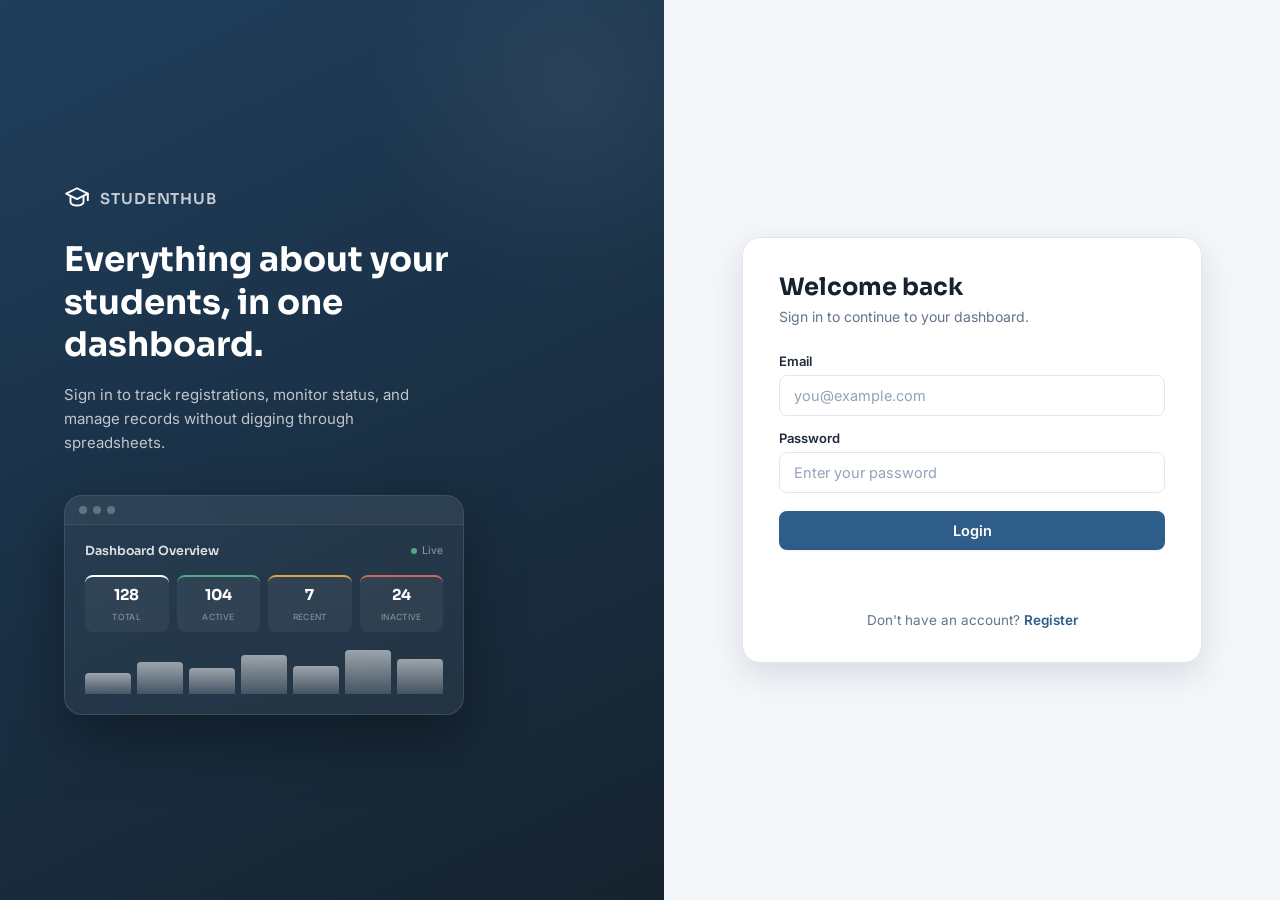
<file: StudentManagementAPI/src/main/resources/static/index.html>
<!DOCTYPE html>
<html lang="en">
<head>
    <meta charset="UTF-8">
    <meta http-equiv="refresh" content="0; url=login.html">
    <title>StudentHub</title>
</head>
<body>
<script>window.location.replace("login.html");</script>
</body>
</html>
</file>
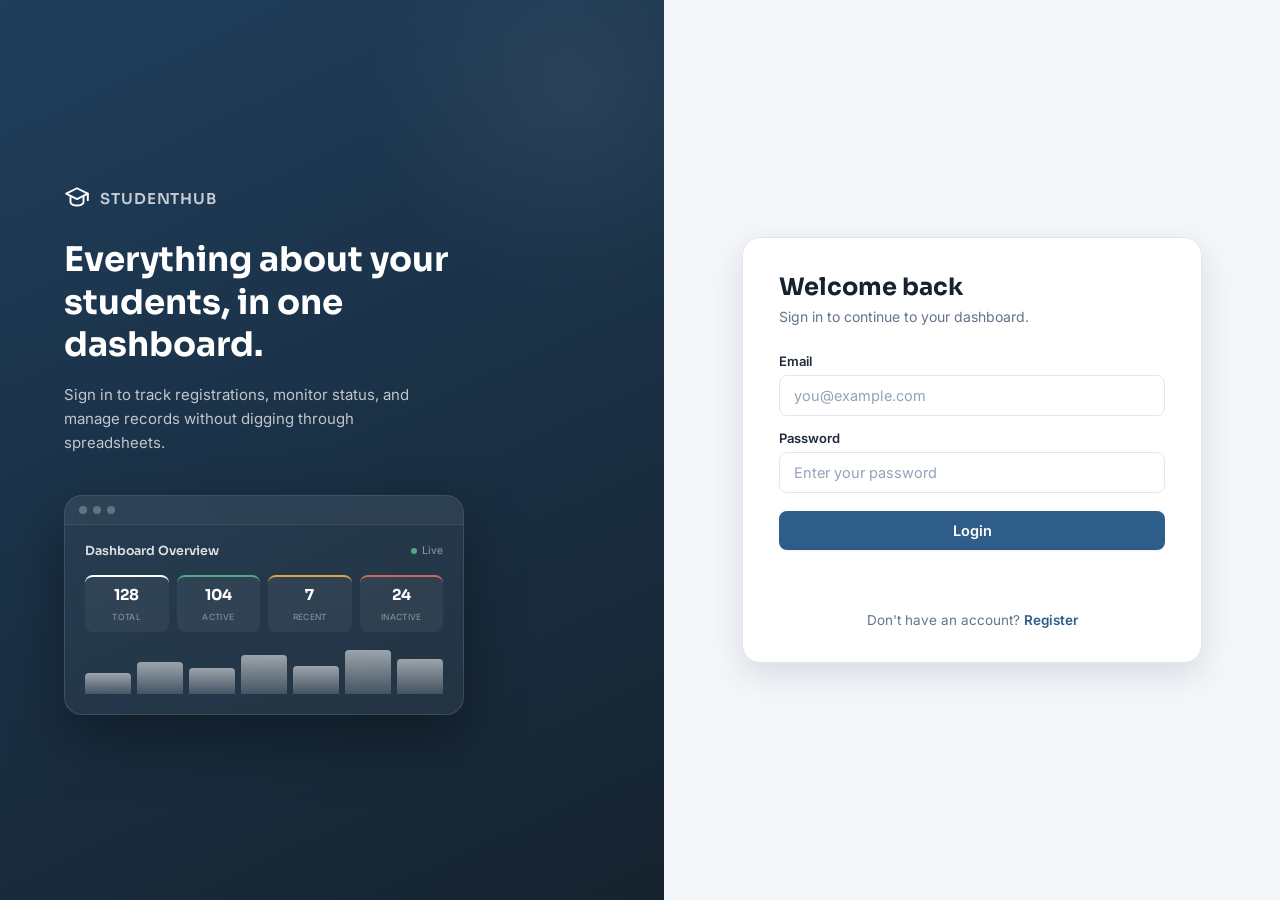
<file: StudentManagementAPI/src/main/resources/static/activityLogs.html>
<!DOCTYPE html>
<html lang="en">
<head>
    <meta charset="UTF-8">
    <meta name="viewport" content="width=device-width, initial-scale=1.0">
    <title>Activity Logs · StudentHub</title>
    <link rel="preconnect" href="https://fonts.googleapis.com">
    <link href="https://fonts.googleapis.com/css2?family=Sora:wght@600;700&family=Inter:wght@400;500;600&display=swap" rel="stylesheet">
    <link rel="stylesheet" href="theme.css">
    <link rel="stylesheet" href="dashboard.css">
    <link rel="stylesheet" href="viewStudents.css">
    <link rel="stylesheet" href="activityLogs.css">
</head>
<body>

<div class="dashboard">

    <div class="sidebar">
        <div class="logo">
            <svg class="icon" viewBox="0 0 24 24"><path d="M12 3 2 8l10 5 10-5-10-5Z"/><path d="M6 10.5V16c0 1.5 3 3 6 3s6-1.5 6-3v-5.5"/><path d="M22 8v6"/></svg>
            StudentHub
        </div>
        <p class="logo-subtitle">Student Management System</p>

        <ul>
            <li>
                <a href="dashboard.html">
                    <svg class="icon" viewBox="0 0 24 24"><path d="M3 11l9-8 9 8"/><path d="M5 10v10h14V10"/><path d="M9 20v-6h6v6"/></svg>
                    Dashboard
                </a>
            </li>
            <li>
                <a href="viewStudents.html">
                    <svg class="icon" viewBox="0 0 24 24"><circle cx="9" cy="8" r="3"/><path d="M3 20c0-3.3 2.7-6 6-6s6 2.7 6 6"/><circle cx="17" cy="8" r="2.4"/><path d="M15 14.2c2.6.4 4.5 2.6 4.5 5.3"/></svg>
                    Students
                </a>
            </li>
            <li>
                <a href="addStudent.html">
                    <svg class="icon" viewBox="0 0 24 24"><circle cx="10" cy="9" r="3.2"/><path d="M3 20c0-3.4 3.1-6 7-6s7 2.6 7 6"/><path d="M19 8v6"/><path d="M16 11h6"/></svg>
                    Add Student
                </a>
            </li>
            <li>
                <a href="activityLogs.html" class="active">
                    <svg class="icon" viewBox="0 0 24 24"><path d="M4 4h16v4H4z"/><path d="M4 12h16"/><path d="M4 12v8h16v-8"/></svg>
                    Activity Logs
                </a>
            </li>
            <li>
                <a href="profile.html">
                    <svg class="icon" viewBox="0 0 24 24"><circle cx="12" cy="8" r="4"/><path d="M4 20c0-4 3.6-7 8-7s8 3 8 7"/></svg>
                    Profile
                </a>
            </li>
            <li>
                <a href="#" onclick="logout()">
                    <svg class="icon" viewBox="0 0 24 24"><path d="M14 4h4a2 2 0 0 1 2 2v12a2 2 0 0 1-2 2h-4"/><path d="M10 17l5-5-5-5"/><path d="M15 12H3"/></svg>
                    Logout
                </a>
            </li>
        </ul>
    </div>

    <div class="main-content">
        <div class="header">
            <div>
                <h1>Activity Logs</h1>
                <p>Every login, registration, and record change, in one place.</p>
            </div>
        </div>

        <div class="logs-toolbar">
            <div class="field">
                <label for="actionFilter">Action</label>
                <select id="actionFilter">
                    <option value="">All actions</option>
                    <option value="LOGIN">Login</option>
                    <option value="LOGOUT">Logout</option>
                    <option value="REGISTRATION">Registration</option>
                    <option value="CREATE">Create</option>
                    <option value="UPDATE">Update</option>
                    <option value="DELETE">Delete</option>
                    <option value="PASSWORD_CHANGE">Password Change</option>
                </select>
            </div>

            <div class="field">
                <label for="entityTypeFilter">Entity type</label>
                <select id="entityTypeFilter">
                    <option value="">All types</option>
                    <option value="User">User</option>
                    <option value="Student">Student</option>
                </select>
            </div>

            <div class="field">
                <label for="performedByFilter">Performed by</label>
                <input type="text" id="performedByFilter" placeholder="email contains...">
            </div>

            <div class="field">
                <label for="fromDate">From</label>
                <input type="date" id="fromDate">
            </div>

            <div class="field">
                <label for="toDate">To</label>
                <input type="date" id="toDate">
            </div>

            <div class="logs-toolbar-actions">
                <button class="btn btn-ghost" onclick="resetFilters()">Reset</button>
                <button class="btn btn-primary" onclick="applyFilters()">Apply</button>
                <button class="btn btn-ghost" onclick="exportCsv()">
                    <svg class="icon" viewBox="0 0 24 24" style="width:16px;height:16px;"><path d="M12 3v12"/><path d="M7 10l5 5 5-5"/><path d="M4 21h16"/></svg>
                    Export CSV
                </button>
            </div>
        </div>

        <div class="table-wrap">
            <table>
                <thead>
                <tr>
                    <th>ID</th>
                    <th>Action</th>
                    <th>Performed By</th>
                    <th>Entity Type</th>
                    <th>Entity ID</th>
                    <th>Description</th>
                    <th>Timestamp</th>
                </tr>
                </thead>
                <tbody id="logsTable"></tbody>
            </table>
        </div>

        <div id="pagination" class="pagination"></div>
    </div>

</div>

<script src="auditHeader.js"></script>
<script src="activityLogs.js"></script>
</body>
</html>
</file>
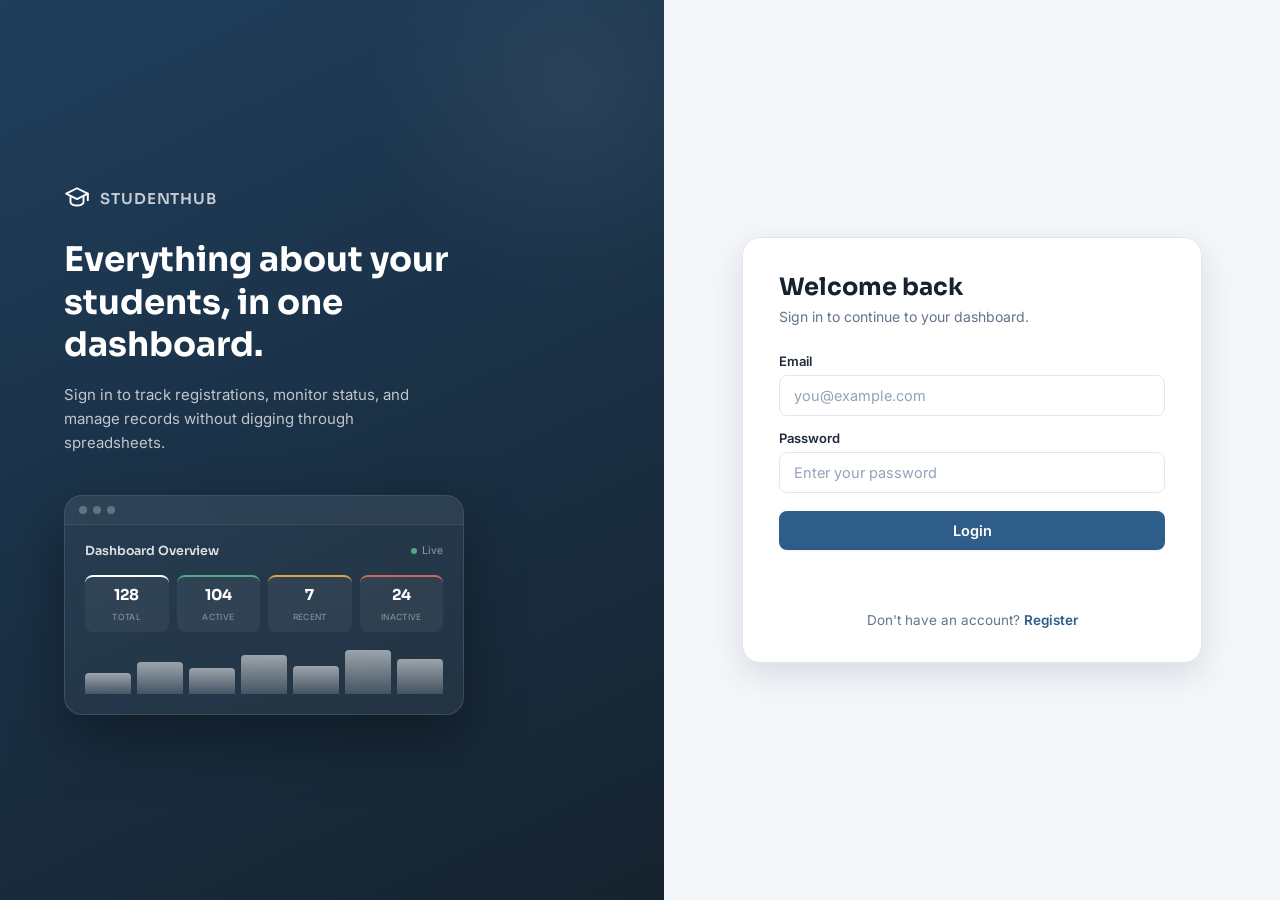
<file: StudentManagementAPI/src/main/resources/static/addStudent.html>
<!DOCTYPE html>
<html lang="en">
<head>
    <meta charset="UTF-8">
    <meta name="viewport" content="width=device-width, initial-scale=1.0">
    <title>Add Student · StudentHub</title>
    <link rel="preconnect" href="https://fonts.googleapis.com">
    <link href="https://fonts.googleapis.com/css2?family=Sora:wght@600;700&family=Inter:wght@400;500;600&display=swap" rel="stylesheet">
    <link rel="stylesheet" href="theme.css">
    <link rel="stylesheet" href="dashboard.css">
    <link rel="stylesheet" href="formPage.css">
</head>
<body>

<div class="dashboard">

    <div class="sidebar">
        <div class="logo">
            <svg class="icon" viewBox="0 0 24 24"><path d="M12 3 2 8l10 5 10-5-10-5Z"/><path d="M6 10.5V16c0 1.5 3 3 6 3s6-1.5 6-3v-5.5"/><path d="M22 8v6"/></svg>
            StudentHub
        </div>
        <p class="logo-subtitle">Student Management System</p>

        <ul>
            <li>
                <a href="dashboard.html">
                    <svg class="icon" viewBox="0 0 24 24"><path d="M3 11l9-8 9 8"/><path d="M5 10v10h14V10"/><path d="M9 20v-6h6v6"/></svg>
                    Dashboard
                </a>
            </li>
            <li>
                <a href="viewStudents.html">
                    <svg class="icon" viewBox="0 0 24 24"><circle cx="9" cy="8" r="3"/><path d="M3 20c0-3.3 2.7-6 6-6s6 2.7 6 6"/><circle cx="17" cy="8" r="2.4"/><path d="M15 14.2c2.6.4 4.5 2.6 4.5 5.3"/></svg>
                    Students
                </a>
            </li>
            <li>
                <a href="addStudent.html" class="active">
                    <svg class="icon" viewBox="0 0 24 24"><circle cx="10" cy="9" r="3.2"/><path d="M3 20c0-3.4 3.1-6 7-6s7 2.6 7 6"/><path d="M19 8v6"/><path d="M16 11h6"/></svg>
                    Add Student
                </a>
            </li>
            <li>
                <a href="profile.html">
                    <svg class="icon" viewBox="0 0 24 24"><circle cx="12" cy="8" r="4"/><path d="M4 20c0-4 3.6-7 8-7s8 3 8 7"/></svg>
                    Profile
                </a>
            </li>
            <li>
                <a href="#" onclick="logout()">
                    <svg class="icon" viewBox="0 0 24 24"><path d="M14 4h4a2 2 0 0 1 2 2v12a2 2 0 0 1-2 2h-4"/><path d="M10 17l5-5-5-5"/><path d="M15 12H3"/></svg>
                    Logout
                </a>
            </li>
        </ul>
    </div>

    <div class="main-content">
        <div class="header">
            <div>
                <h1>Add Student</h1>
                <p>Create a new student record.</p>
            </div>
        </div>

        <div class="form-card">
            <div class="form-card-header">
                <h3>Student details</h3>
                <p>All fields are required.</p>
            </div>

            <div class="form-card-body">
                <div class="field-grid">
                    <div class="field full">
                        <label for="studentName">Full name</label>
                        <input type="text" id="studentName" placeholder="Jane Doe">
                        <small id="nameError" class="field-error"></small>
                    </div>

                    <div class="field">
                        <label for="email">Email</label>
                        <input type="email" id="email" placeholder="you@example.com">
                        <small id="emailError" class="field-error"></small>
                    </div>

                    <div class="field">
                        <label for="password">Password</label>
                        <input type="password" id="password" placeholder="At least 6 characters">
                        <small id="passwordError" class="field-error"></small>
                    </div>

                    <div class="field">
                        <label for="department">Department</label>
                        <input type="text" id="department" placeholder="Computer Science">
                        <small id="departmentError" class="field-error"></small>
                    </div>

                    <div class="field">
                        <label for="city">City</label>
                        <input type="text" id="city" placeholder="Pune">
                        <small id="cityError" class="field-error"></small>
                    </div>

                    <div class="field">
                        <label for="age">Age</label>
                        <input type="number" id="age" placeholder="18 - 60">
                        <small id="ageError" class="field-error"></small>
                    </div>

                    <div class="field">
                        <label for="course">Course</label>
                        <input type="text" id="course" placeholder="B.Tech">
                        <small id="courseError" class="field-error"></small>
                    </div>

                    <div class="field">
                        <label for="mobile">Mobile</label>
                        <input type="tel" id="mobile" placeholder="10-digit number">
                        <small id="mobileError" class="field-error"></small>
                    </div>

                    <div class="field">
                        <label for="dob">Date of birth</label>
                        <input type="date" id="dob">
                        <small id="dobError" class="field-error"></small>
                    </div>

                    <div class="field full">
                        <label for="address">Address</label>
                        <input type="text" id="address" placeholder="City, State">
                        <small id="addressError" class="field-error"></small>
                    </div>
                </div>

                <div class="form-actions">
                    <button id="registerBtn" class="btn btn-primary" onclick="addStudent()" disabled>Add Student</button>
                    <a href="viewStudents.html" class="btn btn-ghost">Cancel</a>
                    <p id="message" class="form-message"></p>
                </div>
            </div>
        </div>
    </div>

</div>

<script src="validation.js"></script>
<script src="addStudent.js"></script>
<script src="auditHeader.js"></script>

</body>
</html>
</file>
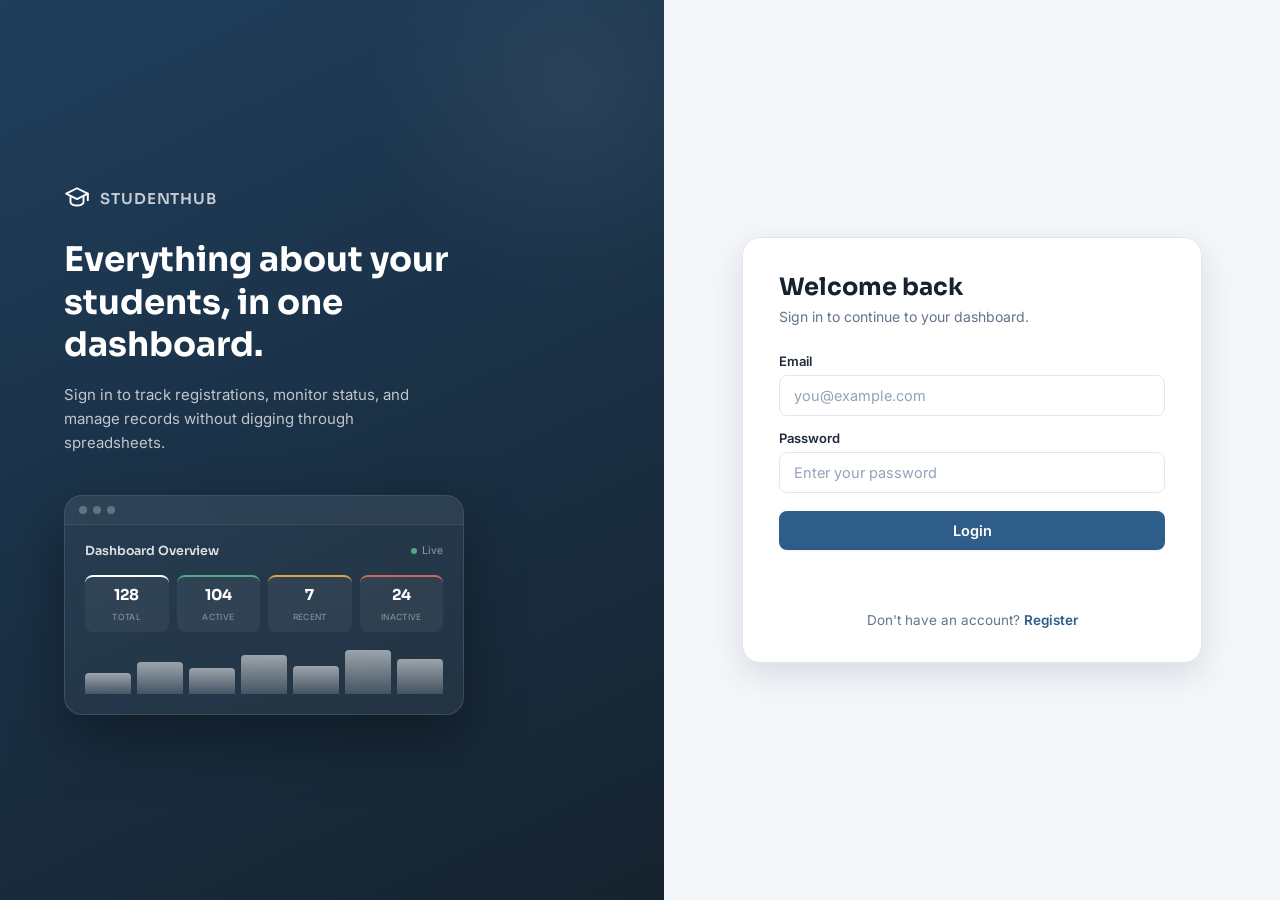
<file: StudentManagementAPI/src/main/resources/static/dashboard.html>
<!DOCTYPE html>
<html>

<head>

    <title>Dashboard</title>

    <link rel="stylesheet" href="style.css">

</head>

<body>

<div class="container">

    <h2>Welcome</h2>

    <p>Student Management System</p>

    <button onclick="logout()">
        Logout
    </button>

</div>

<script>

    if(localStorage.getItem("loggedIn")!=="true"){

    window.location.href="login.html";

}

    function logout(){

    fetch("http://localhost:8081/students/logout",{

        method:"POST"

    })

    .then(response=>response.text())

    .then(data=>{

        localStorage.removeItem("loggedIn");

        alert(data);

        window.location.href="login.html";

    });

}

</script>

</body>

</html>
</file>
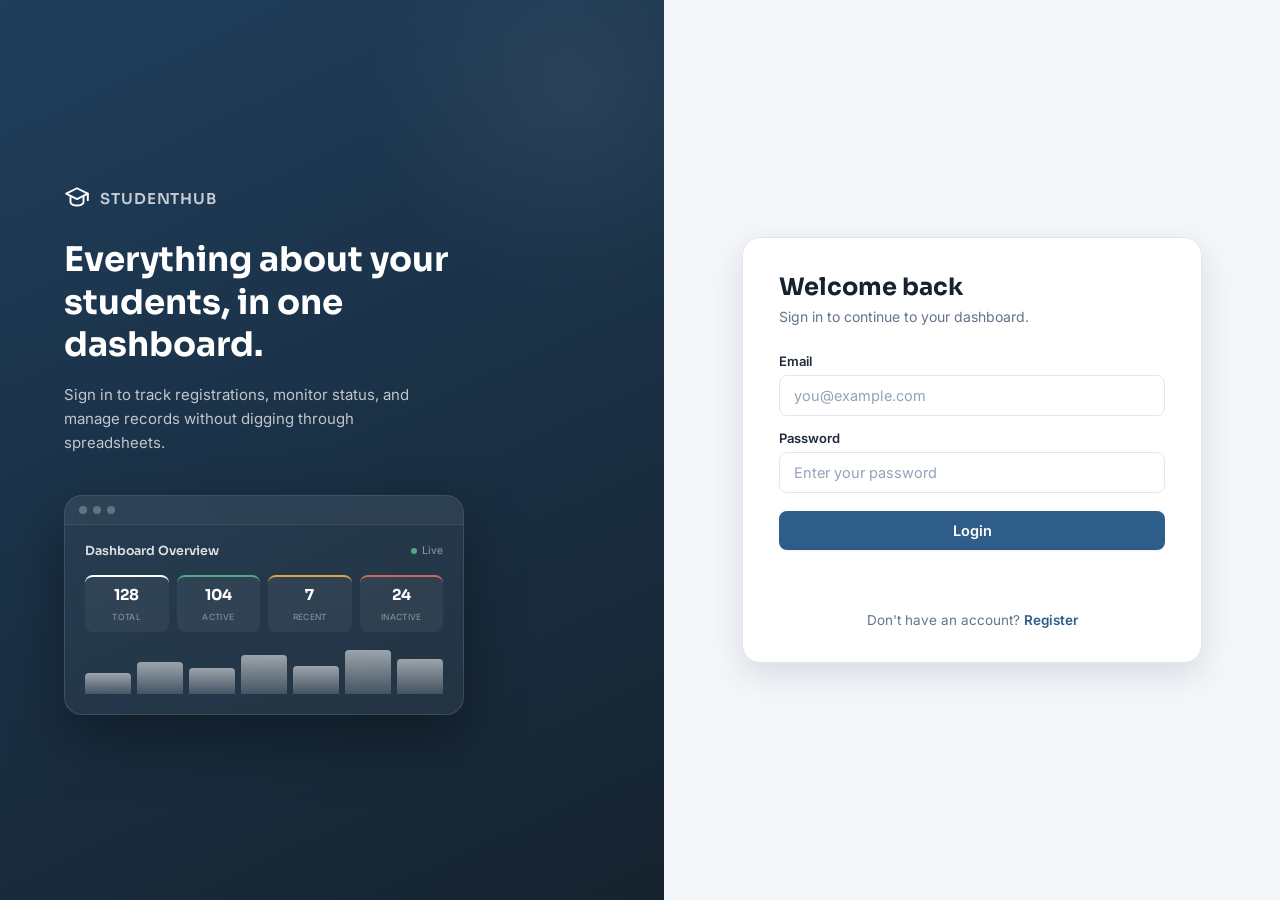
<file: StudentManagementAPI/src/main/resources/static/editStudent.html>
<!DOCTYPE html>
<html lang="en">
<head>
    <meta charset="UTF-8">
    <meta name="viewport" content="width=device-width, initial-scale=1.0">
    <title>Edit Student · StudentHub</title>
    <link rel="preconnect" href="https://fonts.googleapis.com">
    <link href="https://fonts.googleapis.com/css2?family=Sora:wght@600;700&family=Inter:wght@400;500;600&display=swap" rel="stylesheet">
    <link rel="stylesheet" href="theme.css">
    <link rel="stylesheet" href="dashboard.css">
    <link rel="stylesheet" href="formPage.css">
</head>
<body>

<div class="dashboard">

    <div class="sidebar">
        <div class="logo">
            <svg class="icon" viewBox="0 0 24 24"><path d="M12 3 2 8l10 5 10-5-10-5Z"/><path d="M6 10.5V16c0 1.5 3 3 6 3s6-1.5 6-3v-5.5"/><path d="M22 8v6"/></svg>
            StudentHub
        </div>
        <p class="logo-subtitle">Student Management System</p>

        <ul>
            <li>
                <a href="dashboard.html">
                    <svg class="icon" viewBox="0 0 24 24"><path d="M3 11l9-8 9 8"/><path d="M5 10v10h14V10"/><path d="M9 20v-6h6v6"/></svg>
                    Dashboard
                </a>
            </li>
            <li>
                <a href="viewStudents.html" class="active">
                    <svg class="icon" viewBox="0 0 24 24"><circle cx="9" cy="8" r="3"/><path d="M3 20c0-3.3 2.7-6 6-6s6 2.7 6 6"/><circle cx="17" cy="8" r="2.4"/><path d="M15 14.2c2.6.4 4.5 2.6 4.5 5.3"/></svg>
                    Students
                </a>
            </li>
            <li>
                <a href="addStudent.html">
                    <svg class="icon" viewBox="0 0 24 24"><circle cx="10" cy="9" r="3.2"/><path d="M3 20c0-3.4 3.1-6 7-6s7 2.6 7 6"/><path d="M19 8v6"/><path d="M16 11h6"/></svg>
                    Add Student
                </a>
            </li>
            <li>
                <a href="profile.html">
                    <svg class="icon" viewBox="0 0 24 24"><circle cx="12" cy="8" r="4"/><path d="M4 20c0-4 3.6-7 8-7s8 3 8 7"/></svg>
                    Profile
                </a>
            </li>
            <li>
                <a href="#" onclick="logout()">
                    <svg class="icon" viewBox="0 0 24 24"><path d="M14 4h4a2 2 0 0 1 2 2v12a2 2 0 0 1-2 2h-4"/><path d="M10 17l5-5-5-5"/><path d="M15 12H3"/></svg>
                    Logout
                </a>
            </li>
        </ul>
    </div>

    <div class="main-content">
        <div class="header">
            <div>
                <h1>Edit Student</h1>
                <p>Update this student's record.</p>
            </div>
        </div>

        <div class="form-card">
            <div class="form-card-header">
                <h3>Student details</h3>
                <p>All fields are required.</p>
            </div>

            <div class="form-card-body">
                <div class="field-grid">
                    <div class="field full">
                        <label for="studentName">Full name</label>
                        <input type="text" id="studentName" placeholder="Jane Doe">
                        <small id="nameError" class="field-error"></small>
                    </div>

                    <div class="field">
                        <label for="email">Email</label>
                        <input type="email" id="email" placeholder="you@example.com">
                        <small id="emailError" class="field-error"></small>
                    </div>

                    <div class="field">
                        <label for="password">Password</label>
                        <input type="password" id="password" placeholder="At least 6 characters">
                        <small id="passwordError" class="field-error"></small>
                    </div>

                    <div class="field">
                        <label for="department">Department</label>
                        <input type="text" id="department" placeholder="Computer Science">
                        <small id="departmentError" class="field-error"></small>
                    </div>

                    <div class="field">
                        <label for="city">City</label>
                        <input type="text" id="city" placeholder="Pune">
                        <small id="cityError" class="field-error"></small>
                    </div>

                    <div class="field">
                        <label for="age">Age</label>
                        <input type="number" id="age" placeholder="18 - 60">
                        <small id="ageError" class="field-error"></small>
                    </div>

                    <div class="field">
                        <label for="course">Course</label>
                        <input type="text" id="course" placeholder="B.Tech">
                        <small id="courseError" class="field-error"></small>
                    </div>

                    <div class="field">
                        <label for="mobile">Mobile</label>
                        <input type="tel" id="mobile" placeholder="10-digit number">
                        <small id="mobileError" class="field-error"></small>
                    </div>

                    <div class="field">
                        <label for="dob">Date of birth</label>
                        <input type="date" id="dob">
                        <small id="dobError" class="field-error"></small>
                    </div>

                    <div class="field full">
                        <label for="address">Address</label>
                        <input type="text" id="address" placeholder="City, State">
                        <small id="addressError" class="field-error"></small>
                    </div>
                </div>

                <div class="form-actions">
                    <button id="updateBtn" class="btn btn-primary" onclick="updateStudent()">Save Changes</button>
                    <a href="viewStudents.html" class="btn btn-ghost">Cancel</a>
                    <p id="message" class="form-message"></p>
                </div>
            </div>
        </div>
    </div>

</div>

<script src="validation.js"></script>
<script src="editStudent.js"></script>
<script src="auditHeader.js"></script>

</body>
</html>
</file>
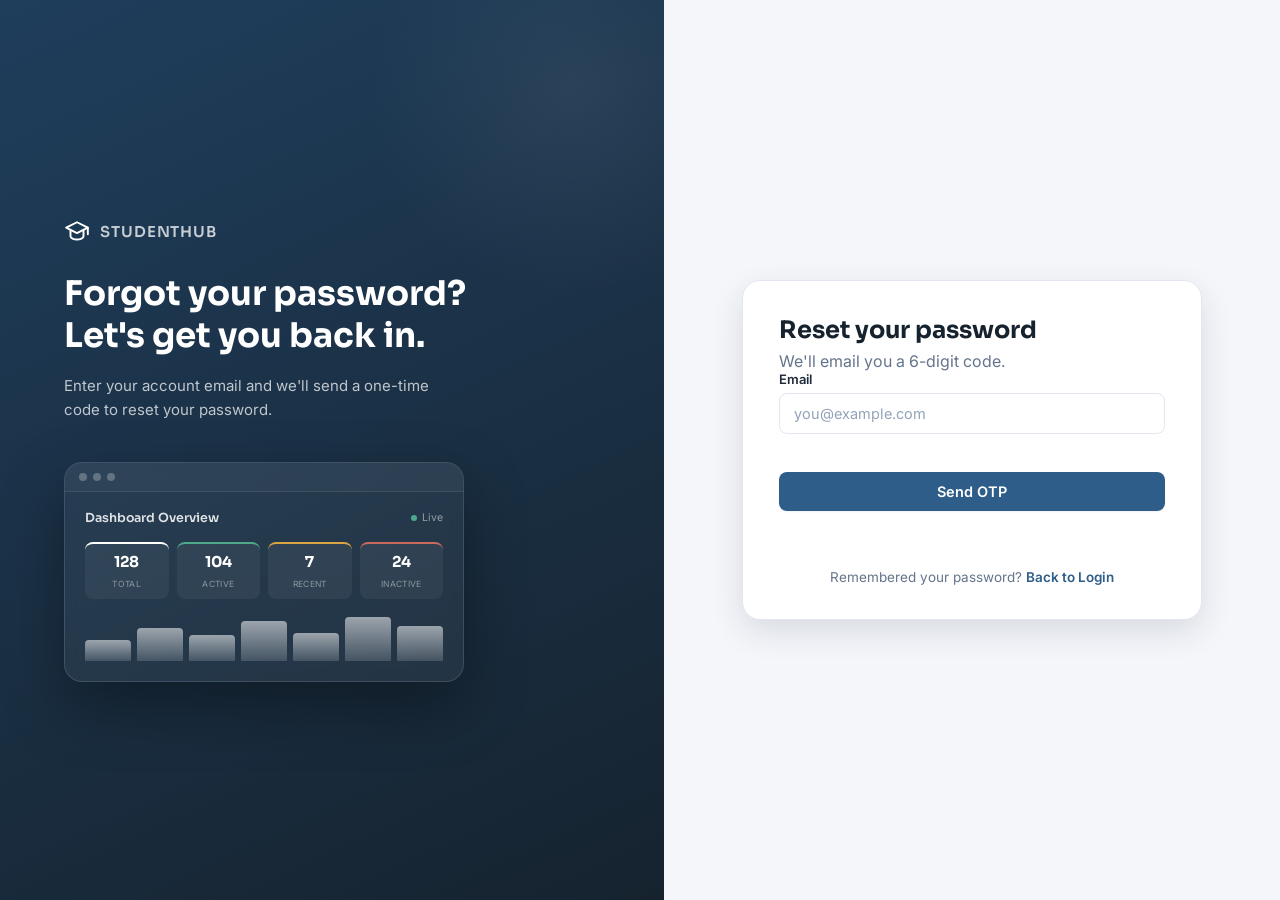
<file: StudentManagementAPI/src/main/resources/static/forgotPassword.html>
<!DOCTYPE html>
<html lang="en">
<head>
    <meta charset="UTF-8">
    <meta name="viewport" content="width=device-width, initial-scale=1.0">
    <title>Forgot Password · StudentHub</title>
    <link rel="preconnect" href="https://fonts.googleapis.com">
    <link href="https://fonts.googleapis.com/css2?family=Sora:wght@600;700&family=Inter:wght@400;500;600&display=swap" rel="stylesheet">
    <link rel="stylesheet" href="theme.css">
    <link rel="stylesheet" href="style.css">
</head>
<body class="auth-body">

<div class="auth-container">

    <div class="left-panel">
        <div class="brand-mark">
            <svg class="icon" viewBox="0 0 24 24"><path d="M12 3 2 8l10 5 10-5-10-5Z"/><path d="M6 10.5V16c0 1.5 3 3 6 3s6-1.5 6-3v-5.5"/><path d="M22 8v6"/></svg>
            <span>StudentHub</span>
        </div>

        <h1>Forgot your password? Let's get you back in.</h1>
        <p>Enter your account email and we'll send a one-time code to reset your password.</p>

        <div class="brand-preview">
            <div class="brand-preview-bar"><span></span><span></span><span></span></div>
            <div class="brand-preview-body">
                <div class="brand-preview-head">
                    <span>Dashboard Overview</span>
                    <span class="brand-preview-live">Live</span>
                </div>
                <div class="bp-stats">
                    <div class="bp-stat" style="--bp-color:#fff"><strong>128</strong><span>Total</span></div>
                    <div class="bp-stat" style="--bp-color:var(--success)"><strong>104</strong><span>Active</span></div>
                    <div class="bp-stat" style="--bp-color:var(--warning)"><strong>7</strong><span>Recent</span></div>
                    <div class="bp-stat" style="--bp-color:var(--danger)"><strong>24</strong><span>Inactive</span></div>
                </div>
                <div class="bp-chart">
                    <div class="bp-bar" style="height:45%"></div>
                    <div class="bp-bar" style="height:70%"></div>
                    <div class="bp-bar" style="height:55%"></div>
                    <div class="bp-bar" style="height:85%"></div>
                    <div class="bp-bar" style="height:60%"></div>
                    <div class="bp-bar" style="height:95%"></div>
                    <div class="bp-bar" style="height:75%"></div>
                </div>
            </div>
        </div>
    </div>

    <div class="right-panel">
        <div class="form-box">

            <div id="stepEmail">
                <h2>Reset your password</h2>
                <p>We'll email you a 6-digit code.</p>

                <div class="field">
                    <label for="email">Email</label>
                    <input type="email" id="email" placeholder="you@example.com">
                    <small id="emailError" class="field-error"></small>
                </div>

                <button class="btn btn-primary" onclick="requestOtp()">Send OTP</button>
                <p id="emailMessage" class="form-message"></p>
            </div>

            <div id="stepReset" style="display:none;">
                <h2>Enter the code</h2>
                <p>Sent to <span id="sentToEmail"></span>. Check your inbox (and spam folder).</p>

                <div class="field">
                    <label for="otp">6-digit OTP</label>
                    <input type="text" id="otp" maxlength="6" placeholder="123456">
                    <small id="otpError" class="field-error"></small>
                </div>

                <div class="field">
                    <label for="newPassword">New password</label>
                    <input type="password" id="newPassword" placeholder="At least 5 characters">
                    <small id="newPasswordError" class="field-error"></small>
                </div>

                <div class="field">
                    <label for="confirmPassword">Confirm new password</label>
                    <input type="password" id="confirmPassword" placeholder="Re-enter new password">
                    <small id="confirmPasswordError" class="field-error"></small>
                </div>

                <button class="btn btn-primary" onclick="resetPassword()">Reset Password</button>
                <p id="resetMessage" class="form-message"></p>

                <div class="bottom-link">
                    Didn't get it? <a href="#" onclick="requestOtp(); return false;">Resend OTP</a>
                </div>
            </div>

            <div class="bottom-link">
                Remembered your password? <a href="login.html">Back to Login</a>
            </div>
        </div>
    </div>

</div>

<script src="validation.js"></script>
<script src="auditHeader.js"></script>
<script src="forgotPassword.js"></script>
</body>
</html>
</file>
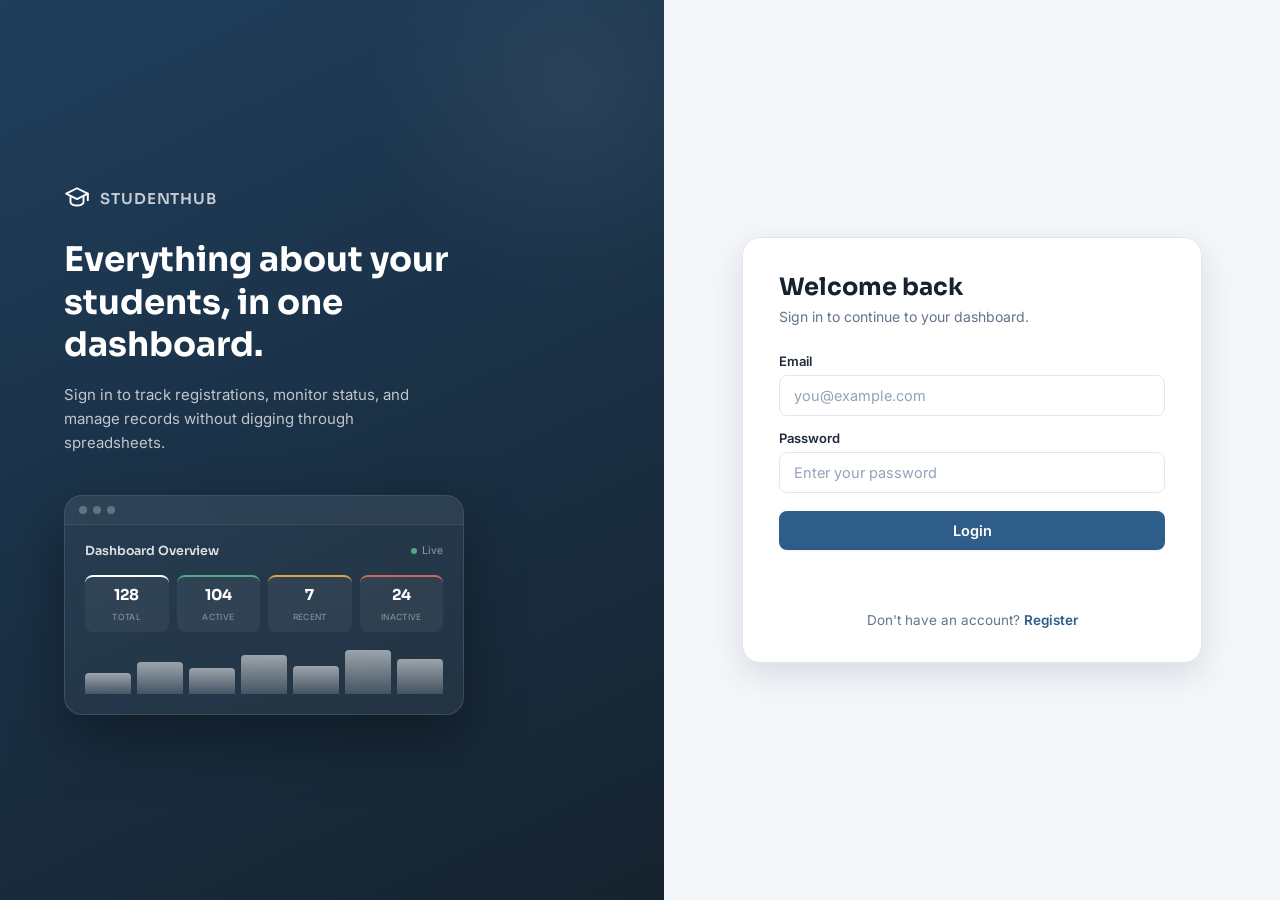
<file: StudentManagementAPI/src/main/resources/static/login.html>
<!DOCTYPE html>
<html lang="en">
<head>
    <meta charset="UTF-8">
    <meta name="viewport" content="width=device-width, initial-scale=1.0">
    <title>Login · StudentHub</title>
    <link rel="preconnect" href="https://fonts.googleapis.com">
    <link href="https://fonts.googleapis.com/css2?family=Sora:wght@600;700&family=Inter:wght@400;500;600&display=swap" rel="stylesheet">
    <link rel="stylesheet" href="theme.css">
    <link rel="stylesheet" href="style.css">
</head>
<body class="auth-body">

<div class="auth-container">

    <div class="left-panel">
        <div class="brand-mark">
            <svg class="icon" viewBox="0 0 24 24"><path d="M12 3 2 8l10 5 10-5-10-5Z"/><path d="M6 10.5V16c0 1.5 3 3 6 3s6-1.5 6-3v-5.5"/><path d="M22 8v6"/></svg>
            <span>StudentHub</span>
        </div>

        <h1>Everything about your students, in one dashboard.</h1>
        <p>Sign in to track registrations, monitor status, and manage records without digging through spreadsheets.</p>

        <div class="brand-preview">
            <div class="brand-preview-bar"><span></span><span></span><span></span></div>
            <div class="brand-preview-body">
                <div class="brand-preview-head">
                    <span>Dashboard Overview</span>
                    <span class="brand-preview-live">Live</span>
                </div>
                <div class="bp-stats">
                    <div class="bp-stat" style="--bp-color:#fff"><strong>128</strong><span>Total</span></div>
                    <div class="bp-stat" style="--bp-color:var(--success)"><strong>104</strong><span>Active</span></div>
                    <div class="bp-stat" style="--bp-color:var(--warning)"><strong>7</strong><span>Recent</span></div>
                    <div class="bp-stat" style="--bp-color:var(--danger)"><strong>24</strong><span>Inactive</span></div>
                </div>
                <div class="bp-chart">
                    <div class="bp-bar" style="height:45%"></div>
                    <div class="bp-bar" style="height:70%"></div>
                    <div class="bp-bar" style="height:55%"></div>
                    <div class="bp-bar" style="height:85%"></div>
                    <div class="bp-bar" style="height:60%"></div>
                    <div class="bp-bar" style="height:95%"></div>
                    <div class="bp-bar" style="height:75%"></div>
                </div>
            </div>
        </div>
    </div>

    <div class="right-panel">
        <div class="form-box">
            <h2>Welcome back</h2>
            <p>Sign in to continue to your dashboard.</p>

            <div class="field">
                <label for="email">Email</label>
                <input type="email" id="email" placeholder="you@example.com">
            </div>

            <div class="field">
                <label for="password">Password</label>
                <input type="password" id="password" placeholder="Enter your password">
            </div>

            <button class="btn btn-primary" onclick="login()">Login</button>

            <p id="message" class="form-message"></p>

            <div class="bottom-link" id="registerLinkWrap">
                Don't have an account? <a href="signup.html">Register</a>
            </div>
        </div>
    </div>

</div>

<script src="login.js"></script>
<script src="auditHeader.js"></script>
</body>
</html>
</file>
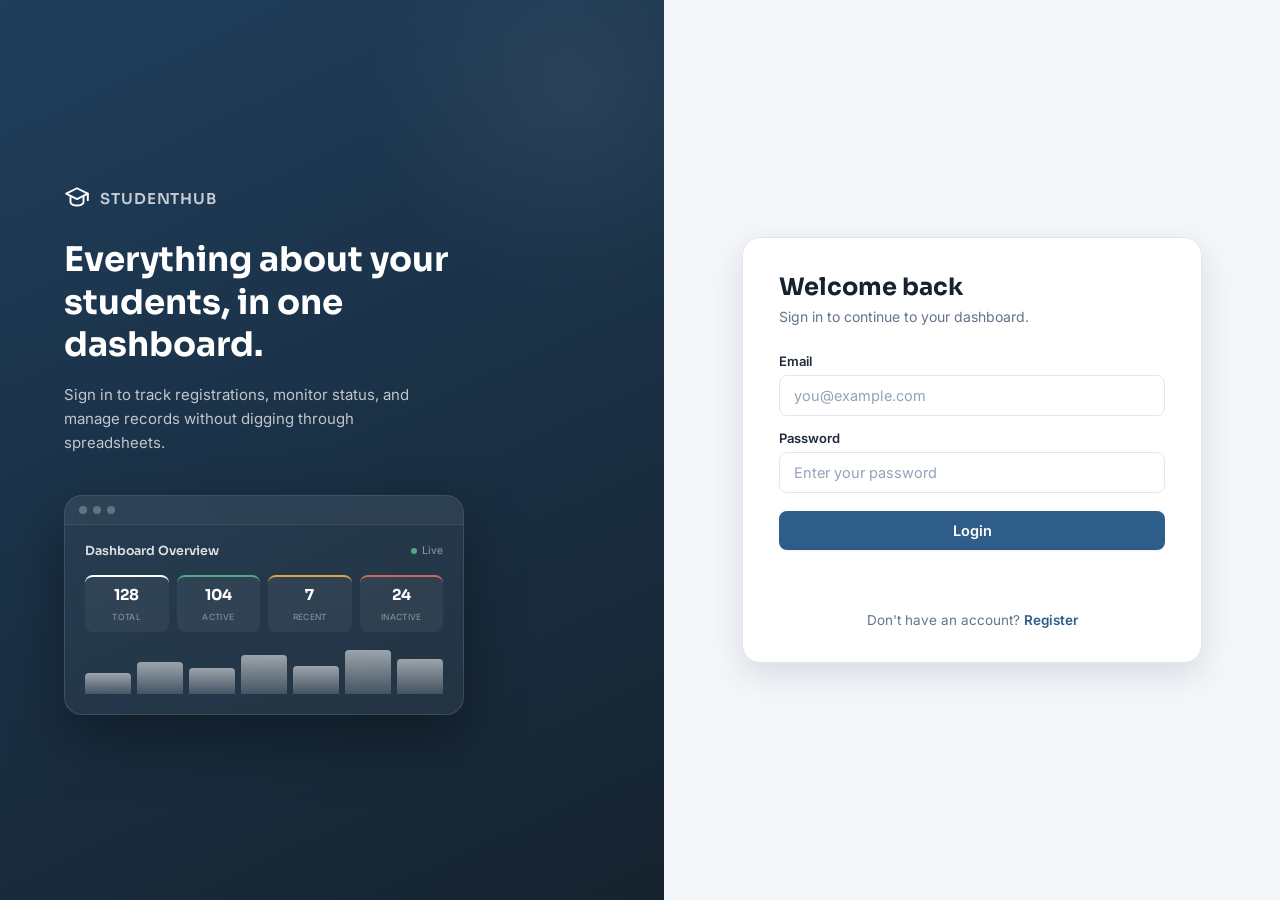
<file: StudentManagementAPI/src/main/resources/static/profile.html>
<!DOCTYPE html>
<html lang="en">
<head>
    <meta charset="UTF-8">
    <meta name="viewport" content="width=device-width, initial-scale=1.0">
    <title>My Profile · StudentHub</title>
    <link rel="preconnect" href="https://fonts.googleapis.com">
    <link href="https://fonts.googleapis.com/css2?family=Sora:wght@600;700&family=Inter:wght@400;500;600&display=swap" rel="stylesheet">
    <link rel="stylesheet" href="theme.css">
    <link rel="stylesheet" href="dashboard.css">
    <link rel="stylesheet" href="formPage.css">
    <link rel="stylesheet" href="profile.css">
</head>
<body>

<div class="dashboard">

    <div class="sidebar">
        <div class="logo">
            <svg class="icon" viewBox="0 0 24 24"><path d="M12 3 2 8l10 5 10-5-10-5Z"/><path d="M6 10.5V16c0 1.5 3 3 6 3s6-1.5 6-3v-5.5"/><path d="M22 8v6"/></svg>
            StudentHub
        </div>
        <p class="logo-subtitle" id="sidebarSubtitle">Student Management System</p>

        <ul>
            <li id="navAdminDashboard">
                <a href="dashboard.html">
                    <svg class="icon" viewBox="0 0 24 24"><path d="M3 11l9-8 9 8"/><path d="M5 10v10h14V10"/><path d="M9 20v-6h6v6"/></svg>
                    Dashboard
                </a>
            </li>
            <li id="navStudents">
                <a href="viewStudents.html">
                    <svg class="icon" viewBox="0 0 24 24"><circle cx="9" cy="8" r="3"/><path d="M3 20c0-3.3 2.7-6 6-6s6 2.7 6 6"/><circle cx="17" cy="8" r="2.4"/><path d="M15 14.2c2.6.4 4.5 2.6 4.5 5.3"/></svg>
                    Students
                </a>
            </li>
            <li id="navAddStudent">
                <a href="addStudent.html">
                    <svg class="icon" viewBox="0 0 24 24"><circle cx="10" cy="9" r="3.2"/><path d="M3 20c0-3.4 3.1-6 7-6s7 2.6 7 6"/><path d="M19 8v6"/><path d="M16 11h6"/></svg>
                    Add Student
                </a>
            </li>
            <li id="navStudentDashboard" style="display:none;">
                <a href="studentDashboard.html">
                    <svg class="icon" viewBox="0 0 24 24"><path d="M3 11l9-8 9 8"/><path d="M5 10v10h14V10"/><path d="M9 20v-6h6v6"/></svg>
                    Dashboard
                </a>
            </li>
            <li>
                <a href="profile.html" class="active">
                    <svg class="icon" viewBox="0 0 24 24"><circle cx="12" cy="8" r="4"/><path d="M4 20c0-4 3.6-7 8-7s8 3 8 7"/></svg>
                    Profile
                </a>
            </li>
            <li>
                <a href="#" onclick="logout()">
                    <svg class="icon" viewBox="0 0 24 24"><path d="M14 4h4a2 2 0 0 1 2 2v12a2 2 0 0 1-2 2h-4"/><path d="M10 17l5-5-5-5"/><path d="M15 12H3"/></svg>
                    Logout
                </a>
            </li>
        </ul>
    </div>

    <div class="main-content">
        <div class="header">
            <div>
                <h1>My Profile</h1>
                <p>View and update your personal information.</p>
            </div>
        </div>

        <div class="form-card" style="max-width:640px;">
            <div class="form-card-header">
                <h3>Account details</h3>
                <p>Your name, contact info, and photo.</p>
            </div>

            <div class="form-card-body">

                <div class="profile-header-row">
                    <div class="avatar-circle" id="avatarCircle">?</div>
                    <div>
                        <input type="file" id="photoInput" accept="image/png, image/jpeg" style="display:none;">
                        <button type="button" class="btn btn-ghost" onclick="document.getElementById('photoInput').click()">Change Photo</button>
                        <p class="profile-photo-hint">JPG or PNG, up to 5MB</p>
                    </div>
                </div>

                <div class="field-grid">
                    <div class="field full">
                        <label for="name">Full name</label>
                        <input type="text" id="name">
                        <small id="nameError" class="field-error"></small>
                    </div>

                    <div class="field">
                        <label for="email">Email</label>
                        <input type="email" id="email" disabled>
                    </div>

                    <div class="field">
                        <label for="roleDisplay">Role</label>
                        <input type="text" id="roleDisplay" disabled>
                    </div>

                    <div class="field">
                        <label for="mobile">Mobile</label>
                        <input type="tel" id="mobile">
                        <small id="mobileError" class="field-error"></small>
                    </div>

                    <div class="field">
                        <label for="dob">Date of birth</label>
                        <input type="date" id="dob">
                        <small id="dobError" class="field-error"></small>
                    </div>

                    <div class="field full">
                        <label for="address">Address</label>
                        <input type="text" id="address">
                        <small id="addressError" class="field-error"></small>
                    </div>
                </div>

                <div id="academicSection" style="display:none;">
                    <div class="section-title">Academic info</div>
                    <div class="readonly-row"><span>Department</span><span id="academicDepartment">—</span></div>
                    <div class="readonly-row"><span>Course</span><span id="academicCourse">—</span></div>
                    <div class="readonly-row"><span>City</span><span id="academicCity">—</span></div>
                    <div class="readonly-row"><span>Age</span><span id="academicAge">—</span></div>
                </div>

                <div class="form-actions" style="margin-top:20px;">
                    <button class="btn btn-primary" onclick="saveProfile()">Save Changes</button>
                    <button type="button" class="btn btn-ghost" onclick="toggleChangePassword()">Change Password</button>
                </div>
                <p id="message" class="form-message"></p>

                <div id="changePasswordSection" class="password-section" style="display:none;">
                    <div class="section-title">Change password</div>

                    <div class="field">
                        <label for="currentPassword">Current password</label>
                        <input type="password" id="currentPassword">
                    </div>

                    <div class="field">
                        <label for="newPassword">New password</label>
                        <input type="password" id="newPassword">
                        <small id="newPasswordError" class="field-error"></small>
                    </div>

                    <div class="field">
                        <label for="confirmPassword">Confirm new password</label>
                        <input type="password" id="confirmPassword">
                        <small id="confirmPasswordError" class="field-error"></small>
                    </div>

                    <button class="btn btn-primary" onclick="changePassword()">Update Password</button>
                    <p id="passwordMessage" class="form-message"></p>
                </div>

            </div>
        </div>
    </div>

</div>

<script src="validation.js"></script>
<script src="profile.js"></script>
<script src="auditHeader.js"></script>

</body>
</html>
</file>
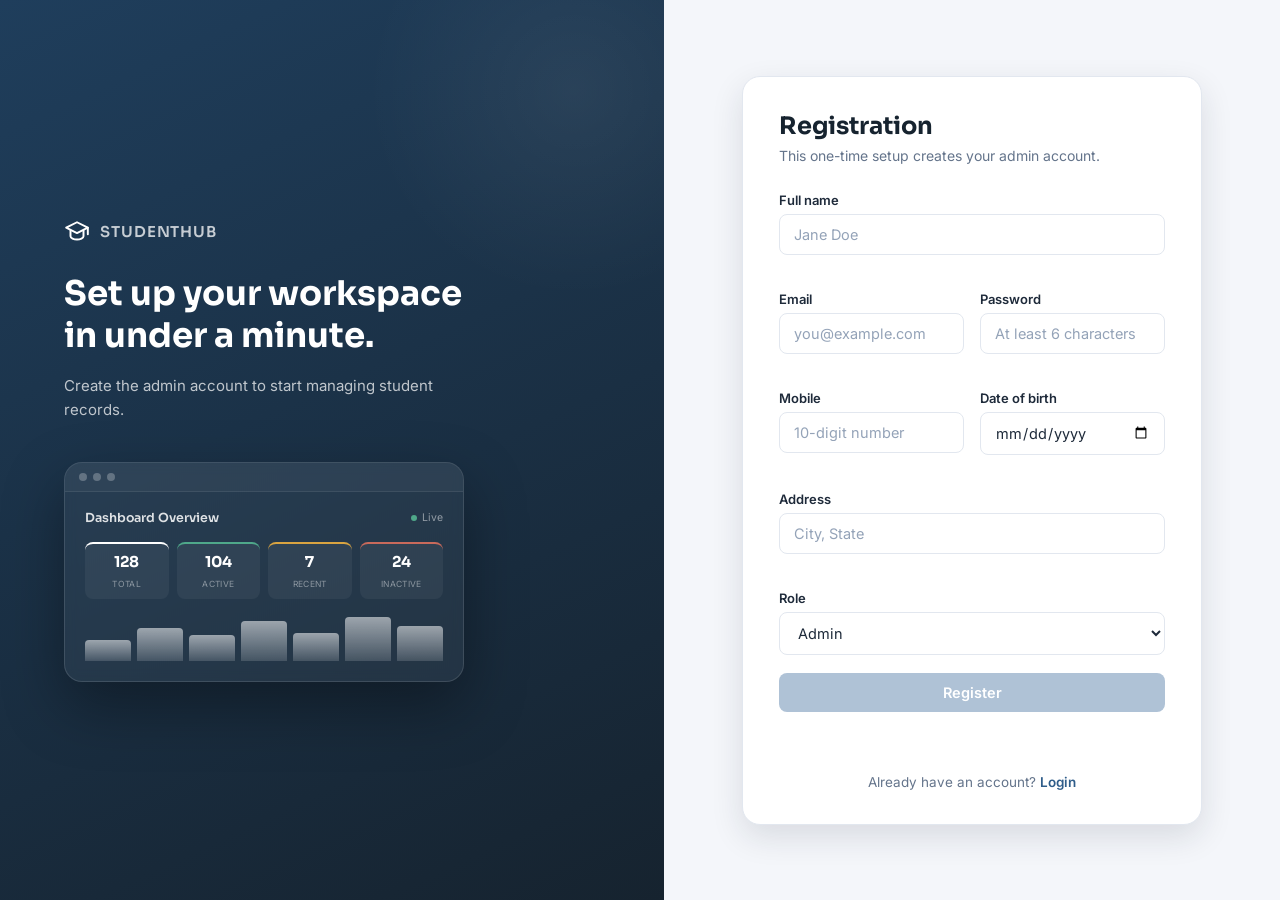
<file: StudentManagementAPI/src/main/resources/static/signup.html>
<!DOCTYPE html>
<html lang="en">
<head>
    <meta charset="UTF-8">
    <meta name="viewport" content="width=device-width, initial-scale=1.0">
    <title>Registration · StudentHub</title>
    <link rel="preconnect" href="https://fonts.googleapis.com">
    <link href="https://fonts.googleapis.com/css2?family=Sora:wght@600;700&family=Inter:wght@400;500;600&display=swap" rel="stylesheet">
    <link rel="stylesheet" href="theme.css">
    <link rel="stylesheet" href="style.css">
</head>
<body class="auth-body">

<div class="auth-container">

    <div class="left-panel">
        <div class="brand-mark">
            <svg class="icon" viewBox="0 0 24 24"><path d="M12 3 2 8l10 5 10-5-10-5Z"/><path d="M6 10.5V16c0 1.5 3 3 6 3s6-1.5 6-3v-5.5"/><path d="M22 8v6"/></svg>
            <span>StudentHub</span>
        </div>

        <h1>Set up your workspace in under a minute.</h1>
        <p>Create the admin account to start managing student records.</p>

        <div class="brand-preview">
            <div class="brand-preview-bar"><span></span><span></span><span></span></div>
            <div class="brand-preview-body">
                <div class="brand-preview-head">
                    <span>Dashboard Overview</span>
                    <span class="brand-preview-live">Live</span>
                </div>
                <div class="bp-stats">
                    <div class="bp-stat" style="--bp-color:#fff"><strong>128</strong><span>Total</span></div>
                    <div class="bp-stat" style="--bp-color:var(--success)"><strong>104</strong><span>Active</span></div>
                    <div class="bp-stat" style="--bp-color:var(--warning)"><strong>7</strong><span>Recent</span></div>
                    <div class="bp-stat" style="--bp-color:var(--danger)"><strong>24</strong><span>Inactive</span></div>
                </div>
                <div class="bp-chart">
                    <div class="bp-bar" style="height:45%"></div>
                    <div class="bp-bar" style="height:70%"></div>
                    <div class="bp-bar" style="height:55%"></div>
                    <div class="bp-bar" style="height:85%"></div>
                    <div class="bp-bar" style="height:60%"></div>
                    <div class="bp-bar" style="height:95%"></div>
                    <div class="bp-bar" style="height:75%"></div>
                </div>
            </div>
        </div>
    </div>

    <div class="right-panel">
        <div class="form-box">
            <h2>Registration</h2>
            <p>This one-time setup creates your admin account.</p>

            <div class="field-grid">
                <div class="field full">
                    <label for="fullName">Full name</label>
                    <input type="text" id="fullName" placeholder="Jane Doe">
                    <small id="nameError" class="field-error"></small>
                </div>

                <div class="field">
                    <label for="email">Email</label>
                    <input type="email" id="email" placeholder="you@example.com">
                    <small id="emailError" class="field-error"></small>
                </div>

                <div class="field">
                    <label for="password">Password</label>
                    <input type="password" id="password" placeholder="At least 6 characters">
                    <small id="passwordError" class="field-error"></small>
                </div>

                <div class="field">
                    <label for="mobile">Mobile</label>
                    <input type="tel" id="mobile" placeholder="10-digit number">
                    <small id="mobileError" class="field-error"></small>
                </div>

                <div class="field">
                    <label for="dob">Date of birth</label>
                    <input type="date" id="dob">
                    <small id="dobError" class="field-error"></small>
                </div>

                <div class="field full">
                    <label for="address">Address</label>
                    <input type="text" id="address" placeholder="City, State">
                    <small id="addressError" class="field-error"></small>
                </div>

                <div class="field full">
                    <label for="role">Role</label>
                    <select id="role">
                        <option value="ADMIN" selected>Admin</option>
                        <option value="STUDENT" disabled title="Students are added by an admin">Student (added by Admin only)</option>
                    </select>
                </div>
            </div>

            <button id="registerBtn" class="btn btn-primary" onclick="signup()" disabled>Register</button>

            <p id="message" class="form-message"></p>

            <div class="bottom-link">
                Already have an account? <a href="login.html">Login</a>
            </div>
        </div>
    </div>

</div>

<script src="validation.js"></script>
<script src="signup.js"></script>
<script src="auditHeader.js"></script>

</body>
</html>
</file>
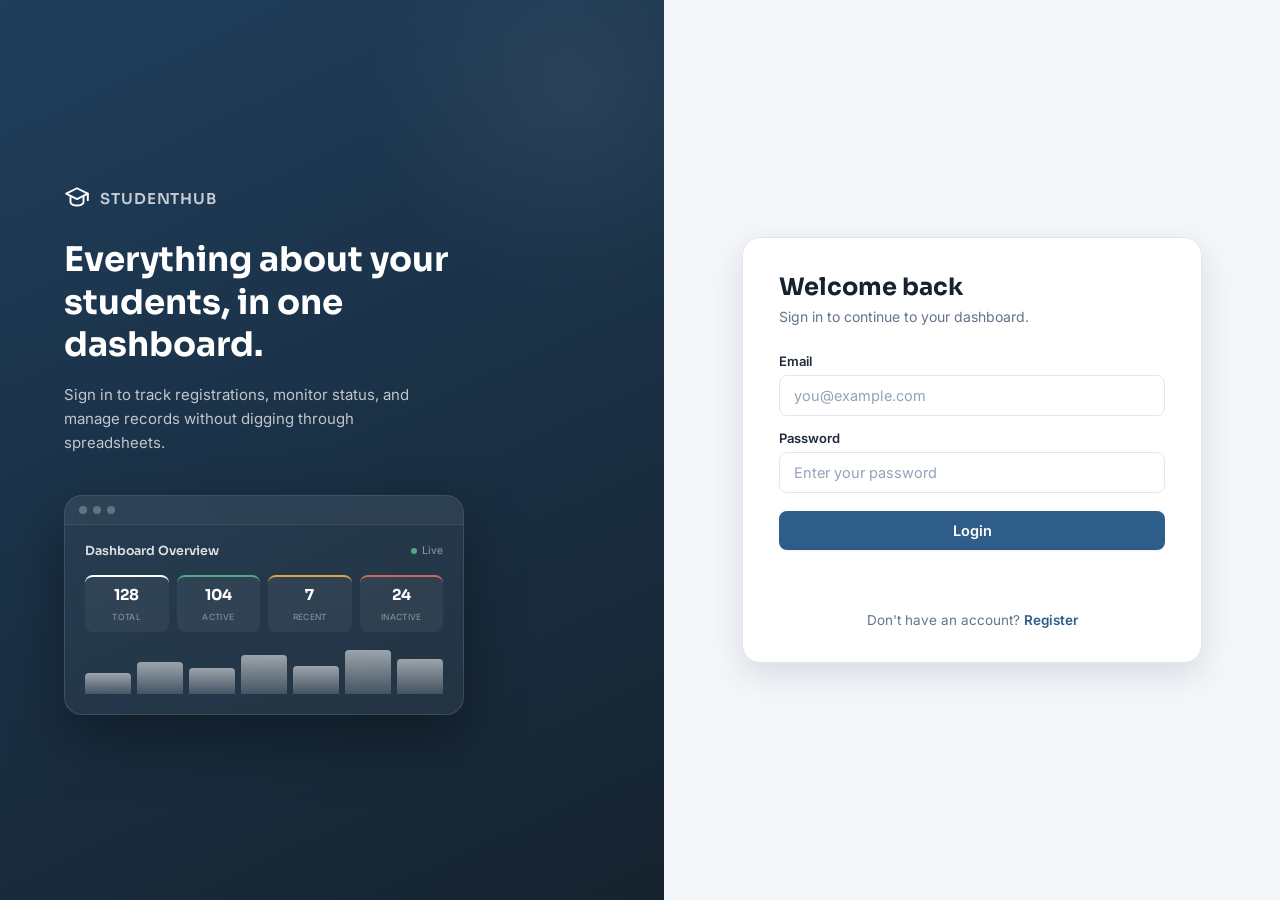
<file: StudentManagementAPI/src/main/resources/static/studentDashboard.html>
<!DOCTYPE html>
<html lang="en">
<head>
    <meta charset="UTF-8">
    <meta name="viewport" content="width=device-width, initial-scale=1.0">
    <title>Student Dashboard · StudentHub</title>
    <link rel="preconnect" href="https://fonts.googleapis.com">
    <link href="https://fonts.googleapis.com/css2?family=Sora:wght@600;700&family=Inter:wght@400;500;600&display=swap" rel="stylesheet">
    <link rel="stylesheet" href="theme.css">
    <link rel="stylesheet" href="dashboard.css">
</head>
<body>

<div class="dashboard">

    <div class="sidebar">
        <div class="logo">
            <svg class="icon" viewBox="0 0 24 24"><path d="M12 3 2 8l10 5 10-5-10-5Z"/><path d="M6 10.5V16c0 1.5 3 3 6 3s6-1.5 6-3v-5.5"/><path d="M22 8v6"/></svg>
            StudentHub
        </div>
        <p class="logo-subtitle">Student Portal</p>

        <ul>
            <li>
                <a href="studentDashboard.html" class="active">
                    <svg class="icon" viewBox="0 0 24 24"><path d="M3 11l9-8 9 8"/><path d="M5 10v10h14V10"/><path d="M9 20v-6h6v6"/></svg>
                    Dashboard
                </a>
            </li>
            <li>
                <a href="profile.html">
                    <svg class="icon" viewBox="0 0 24 24"><circle cx="12" cy="8" r="4"/><path d="M4 20c0-4 3.6-7 8-7s8 3 8 7"/></svg>
                    Profile
                </a>
            </li>
            <li>
                <a href="#" onclick="logout()">
                    <svg class="icon" viewBox="0 0 24 24"><path d="M14 4h4a2 2 0 0 1 2 2v12a2 2 0 0 1-2 2h-4"/><path d="M10 17l5-5-5-5"/><path d="M15 12H3"/></svg>
                    Logout
                </a>
            </li>
        </ul>
    </div>

    <div class="main-content">
        <div class="header">
            <div>
                <h1>Welcome</h1>
                <p>Your student dashboard.</p>
            </div>
        </div>

        <div class="form-card" style="max-width:520px; padding:36px; text-align:center;">
            <div class="card-icon" style="margin:0 auto 16px;">
                <svg class="icon" viewBox="0 0 24 24"><circle cx="12" cy="12" r="9"/><path d="M12 7v5l3.5 2"/></svg>
            </div>
            <h3 style="margin-bottom:8px;">More features coming soon</h3>
            <p style="font-size:13.5px;">Your profile, grades, and course details will appear here in a future update.</p>
        </div>
    </div>

</div>

<script src="auditHeader.js"></script>
<script src="studentDashboard.js"></script>
</body>
</html>
</file>
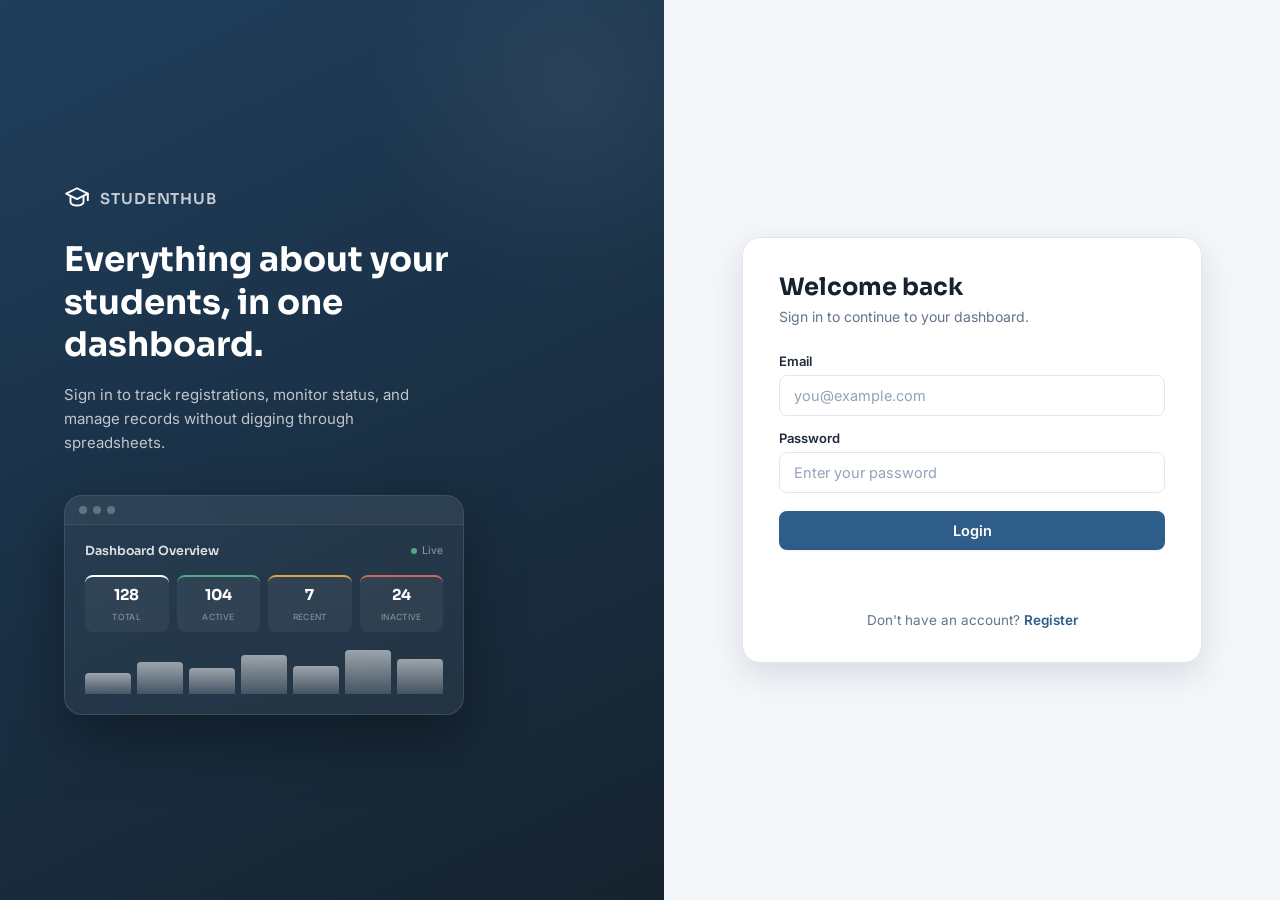
<file: StudentManagementAPI/src/main/resources/static/viewStudents.html>
<!DOCTYPE html>
<html lang="en">
<head>
    <meta charset="UTF-8">
    <meta name="viewport" content="width=device-width, initial-scale=1.0">
    <title>Students · StudentHub</title>
    <link rel="preconnect" href="https://fonts.googleapis.com">
    <link href="https://fonts.googleapis.com/css2?family=Sora:wght@600;700&family=Inter:wght@400;500;600&display=swap" rel="stylesheet">
    <link rel="stylesheet" href="theme.css">
    <link rel="stylesheet" href="dashboard.css">
    <link rel="stylesheet" href="viewStudents.css">
</head>
<body>

<div class="dashboard">

    <div class="sidebar">
        <div class="logo">
            <svg class="icon" viewBox="0 0 24 24"><path d="M12 3 2 8l10 5 10-5-10-5Z"/><path d="M6 10.5V16c0 1.5 3 3 6 3s6-1.5 6-3v-5.5"/><path d="M22 8v6"/></svg>
            StudentHub
        </div>
        <p class="logo-subtitle">Student Management System</p>

        <ul>
            <li>
                <a href="dashboard.html">
                    <svg class="icon" viewBox="0 0 24 24"><path d="M3 11l9-8 9 8"/><path d="M5 10v10h14V10"/><path d="M9 20v-6h6v6"/></svg>
                    Dashboard
                </a>
            </li>
            <li>
                <a href="viewStudents.html" class="active">
                    <svg class="icon" viewBox="0 0 24 24"><circle cx="9" cy="8" r="3"/><path d="M3 20c0-3.3 2.7-6 6-6s6 2.7 6 6"/><circle cx="17" cy="8" r="2.4"/><path d="M15 14.2c2.6.4 4.5 2.6 4.5 5.3"/></svg>
                    Students
                </a>
            </li>
            <li>
                <a href="addStudent.html">
                    <svg class="icon" viewBox="0 0 24 24"><circle cx="10" cy="9" r="3.2"/><path d="M3 20c0-3.4 3.1-6 7-6s7 2.6 7 6"/><path d="M19 8v6"/><path d="M16 11h6"/></svg>
                    Add Student
                </a>
            </li>
            <li>
                <a href="profile.html">
                    <svg class="icon" viewBox="0 0 24 24"><circle cx="12" cy="8" r="4"/><path d="M4 20c0-4 3.6-7 8-7s8 3 8 7"/></svg>
                    Profile
                </a>
            </li>
            <li>
                <a href="#" onclick="logout()">
                    <svg class="icon" viewBox="0 0 24 24"><path d="M14 4h4a2 2 0 0 1 2 2v12a2 2 0 0 1-2 2h-4"/><path d="M10 17l5-5-5-5"/><path d="M15 12H3"/></svg>
                    Logout
                </a>
            </li>
        </ul>
    </div>

    <div class="main-content">
        <div class="header">
            <div>
                <h1>All Students</h1>
                <p>Manage all registered students.</p>
            </div>
            <div class="header-actions">
                <button class="icon-btn-bell" id="recentBell" title="Recently added students">
                    <svg class="icon" viewBox="0 0 24 24"><path d="M18 8a6 6 0 0 0-12 0c0 5-2 6-2 6h16s-2-1-2-6"/><path d="M10.3 21a1.9 1.9 0 0 0 3.4 0"/></svg>
                    <span class="notif-badge" id="recentBadge"></span>
                </button>
                <div class="notif-dropdown" id="recentDropdown">
                    <div class="notif-dropdown-header">Recently Added Students</div>
                    <div id="recentList"></div>
                </div>
            </div>
        </div>

        <div class="toolbar">
            <div class="search-box">
                <svg class="icon" viewBox="0 0 24 24"><circle cx="11" cy="11" r="7"/><path d="M21 21l-4.3-4.3"/></svg>
                <input type="text" id="searchInput" placeholder="Search students by name">
            </div>

            <div class="toolbar-right">
                <select id="statusFilter">
                    <option value="ALL">All Students</option>
                    <option value="ACTIVE">Active Students</option>
                    <option value="INACTIVE">Inactive Students</option>
                </select>

                <select id="sortBy">
                    <option value="">Sort By</option>
                    <option value="nameAsc">Name (A-Z)</option>
                    <option value="nameDesc">Name (Z-A)</option>
                </select>

                <select id="pageSize">
                    <option value="5">5 / Page</option>
                    <option value="10" selected>10 / Page</option>
                    <option value="15">15 / Page</option>
                </select>

                <button class="btn btn-primary" onclick="window.location.href='addStudent.html'">
                    <svg class="icon" viewBox="0 0 24 24" style="width:16px;height:16px;stroke:#fff"><path d="M12 5v14"/><path d="M5 12h14"/></svg>
                    Add Student
                </button>
            </div>
        </div>

        <div class="table-wrap">
            <table>
                <thead>
                <tr>
                    <th>ID</th>
                    <th>Name</th>
                    <th>Email</th>
                    <th>Department</th>
                    <th>City</th>
                    <th>Course</th>
                    <th>Status</th>
                    <th>Actions</th>
                </tr>
                </thead>
                <tbody id="studentTable"></tbody>
            </table>
        </div>

        <div id="pagination" class="pagination"></div>
    </div>

</div>

<script src="auditHeader.js"></script>
<script src="recentActivity.js"></script>
<script src="viewStudents.js"></script>
</body>
</html>
</file>
<file: StudentManagementAPI/src/main/resources/static/theme.css>
/* ==========================================================================
   StudentHub — Shared Design Foundation
   Design tokens + base styles used across every page.
   ========================================================================== */

:root {
  /* Brand */
  --ink-900: #16232F;
  --ink-800: #1F3E5C;
  --ink-700: #274A6E;
  --primary: #2F5D8A;
  --primary-dark: #234A70;
  --primary-light: #E8F0F8;

  /* Status accents */
  --success: #4FA88A;
  --success-bg: #E7F5F0;
  --warning: #D9A441;
  --warning-bg: #FBF2E1;
  --danger: #C96A5B;
  --danger-bg: #FBEAE7;

  /* Neutrals */
  --bg: #F4F6FA;
  --surface: #FFFFFF;
  --border: #E2E7EF;
  --text: #1E2A3A;
  --text-muted: #64748B;
  --text-soft: #94A3B8;

  /* Elevation */
  --shadow-sm: 0 1px 2px rgba(22, 35, 47, 0.06);
  --shadow-md: 0 4px 16px rgba(22, 35, 47, 0.08);
  --shadow-lg: 0 12px 32px rgba(22, 35, 47, 0.12);

  /* Shape */
  --radius-sm: 8px;
  --radius-md: 12px;
  --radius-lg: 18px;

  /* Type */
  --font-display: 'Sora', 'Segoe UI', sans-serif;
  --font-body: 'Inter', 'Segoe UI', sans-serif;
}

* {
  box-sizing: border-box;
}

html, body {
  margin: 0;
  padding: 0;
}

body {
  font-family: var(--font-body);
  background: var(--bg);
  color: var(--text);
  -webkit-font-smoothing: antialiased;
}

h1, h2, h3, h4, h5 {
  font-family: var(--font-display);
  color: var(--ink-900);
  margin: 0;
}

p {
  margin: 0;
  color: var(--text-muted);
}

a {
  text-decoration: none;
  color: inherit;
}

button {
  font-family: var(--font-body);
  cursor: pointer;
  border: none;
}

input, select {
  font-family: var(--font-body);
}

/* Visible keyboard focus everywhere */
a:focus-visible,
button:focus-visible,
input:focus-visible,
select:focus-visible {
  outline: 2px solid var(--primary);
  outline-offset: 2px;
}

/* ---------- Reusable primitives ---------- */

.icon {
  width: 18px;
  height: 18px;
  stroke: currentColor;
  fill: none;
  stroke-width: 1.8;
  stroke-linecap: round;
  stroke-linejoin: round;
  flex-shrink: 0;
}

.btn {
  display: inline-flex;
  align-items: center;
  justify-content: center;
  gap: 8px;
  padding: 11px 20px;
  border-radius: var(--radius-sm);
  font-weight: 600;
  font-size: 14.5px;
  transition: transform 0.15s ease, box-shadow 0.15s ease, background 0.15s ease;
}

.btn:active {
  transform: translateY(1px);
}

.btn-primary {
  background: var(--primary);
  color: #fff;
  box-shadow: var(--shadow-sm);
}

.btn-primary:hover {
  background: var(--primary-dark);
  box-shadow: var(--shadow-md);
}

.btn-primary:disabled {
  background: #AFC2D6;
  cursor: not-allowed;
  box-shadow: none;
}

.btn-ghost {
  background: transparent;
  color: var(--text-muted);
  border: 1px solid var(--border);
}

.btn-ghost:hover {
  background: var(--bg);
  color: var(--text);
}

.btn-danger-ghost {
  background: transparent;
  color: var(--danger);
  border: 1px solid var(--danger);
}

.btn-danger-ghost:hover {
  background: var(--danger-bg);
}

.field {
  margin-bottom: 16px;
}

.field-grid {
  display: grid;
  grid-template-columns: 1fr 1fr;
  gap: 2px 16px;
}

.field-grid .field.full {
  grid-column: 1 / -1;
}

.field label {
  display: block;
  font-size: 13px;
  font-weight: 600;
  color: var(--text);
  margin-bottom: 6px;
}

.field input,
.field select {
  width: 100%;
  padding: 11px 14px;
  border-radius: var(--radius-sm);
  border: 1.5px solid var(--border);
  background: var(--surface);
  color: var(--text);
  font-size: 14.5px;
  transition: border-color 0.15s ease, box-shadow 0.15s ease;
}

.field input::placeholder {
  color: var(--text-soft);
}

.field input:focus,
.field select:focus {
  border-color: var(--primary);
  box-shadow: 0 0 0 3px var(--primary-light);
  outline: none;
}

.field input.valid {
  border-color: var(--success);
}

.field input.invalid {
  border-color: var(--danger);
}

.field-error {
  display: block;
  min-height: 16px;
  font-size: 12.5px;
  color: var(--danger);
  margin-top: 4px;
}

.form-message {
  min-height: 20px;
  font-size: 14px;
  font-weight: 500;
  border-radius: var(--radius-sm);
  text-align: center;
}

.form-message.success {
  color: var(--success);
  background: var(--success-bg);
  padding: 10px;
}

.form-message.error {
  color: var(--danger);
  background: var(--danger-bg);
  padding: 10px;
}

.badge {
  display: inline-flex;
  align-items: center;
  gap: 6px;
  padding: 4px 12px;
  border-radius: 999px;
  font-size: 12.5px;
  font-weight: 600;
}

.badge-active {
  background: var(--success-bg);
  color: var(--success);
}

.badge-inactive {
  background: var(--danger-bg);
  color: var(--danger);
}

.badge-active::before,
.badge-inactive::before {
  content: "";
  width: 6px;
  height: 6px;
  border-radius: 50%;
  background: currentColor;
}

/* ---------- Recently Added notification bell ---------- */

.header-actions {
  position: relative;
  display: flex;
  align-items: center;
  gap: 12px;
}

.icon-btn-bell {
  position: relative;
  width: 40px;
  height: 40px;
  border-radius: 50%;
  background: var(--surface);
  border: 1px solid var(--border);
  display: flex;
  align-items: center;
  justify-content: center;
  color: var(--text-muted);
  transition: all 0.15s ease;
}

.icon-btn-bell:hover {
  color: var(--primary);
  border-color: var(--primary-light);
  background: var(--primary-light);
}

.notif-badge {
  position: absolute;
  top: -2px;
  right: -2px;
  min-width: 16px;
  height: 16px;
  border-radius: 50%;
  background: var(--danger);
  color: #fff;
  font-size: 10px;
  font-weight: 700;
  align-items: center;
  justify-content: center;
  padding: 0 3px;
  display: none;
}

.notif-badge.show {
  display: flex;
}

.notif-dropdown {
  position: absolute;
  top: calc(100% + 12px);
  right: 0;
  width: 300px;
  background: var(--surface);
  border: 1px solid var(--border);
  border-radius: var(--radius-md);
  box-shadow: var(--shadow-lg);
  opacity: 0;
  visibility: hidden;
  transform: translateY(-6px);
  transition: opacity 0.15s ease, transform 0.15s ease, visibility 0.15s ease;
  z-index: 50;
}

.notif-dropdown.open {
  opacity: 1;
  visibility: visible;
  transform: translateY(0);
}

.notif-dropdown-header {
  padding: 13px 16px;
  border-bottom: 1px solid var(--border);
  font-size: 13px;
  font-weight: 600;
  color: var(--text);
}

.notif-item {
  display: flex;
  align-items: center;
  gap: 10px;
  padding: 11px 16px;
  border-bottom: 1px solid var(--border);
}

.notif-item:last-child {
  border-bottom: none;
}

.notif-avatar {
  width: 34px;
  height: 34px;
  border-radius: 50%;
  background: var(--primary-light);
  color: var(--primary);
  font-family: var(--font-display);
  font-weight: 600;
  font-size: 13px;
  display: flex;
  align-items: center;
  justify-content: center;
  flex-shrink: 0;
}

.notif-info {
  flex: 1;
  min-width: 0;
}

.notif-info strong {
  display: block;
  font-size: 13px;
  color: var(--text);
  white-space: nowrap;
  overflow: hidden;
  text-overflow: ellipsis;
}

.notif-info span {
  font-size: 11.5px;
  color: var(--text-muted);
}

.notif-tag {
  flex-shrink: 0;
  font-size: 10px;
  font-weight: 700;
  color: var(--warning);
  background: var(--warning-bg);
  padding: 3px 8px;
  border-radius: 999px;
}

.notif-empty {
  padding: 22px;
  text-align: center;
  font-size: 13px;
  color: var(--text-soft);
}
</file>
<file: StudentManagementAPI/src/main/resources/static/dashboard.css>
/* ==========================================================================
   Dashboard shell — sidebar + header, shared by every authenticated page
   (dashboard, view students, add student, edit student)
   ========================================================================== */

.dashboard {
  display: flex;
  min-height: 100vh;
}

/* ---------- Sidebar ---------- */

.sidebar {
  width: 250px;
  flex-shrink: 0;
  background: linear-gradient(180deg, var(--ink-800) 0%, var(--ink-900) 100%);
  color: #fff;
  padding: 28px 18px;
  display: flex;
  flex-direction: column;
  position: sticky;
  top: 0;
  height: 100vh;
}

.sidebar .logo {
  display: flex;
  align-items: center;
  gap: 10px;
  font-family: var(--font-display);
  font-size: 18px;
  font-weight: 700;
  color: #fff;
  padding: 0 10px;
}

.sidebar .logo .icon {
  stroke: #fff;
  width: 22px;
  height: 22px;
}

.sidebar .logo-subtitle {
  font-size: 12px;
  color: rgba(255,255,255,0.5);
  padding: 4px 10px 28px;
}

.sidebar ul {
  list-style: none;
  padding: 0;
  margin: 0;
  display: flex;
  flex-direction: column;
  gap: 4px;
}

.sidebar li a {
  display: flex;
  align-items: center;
  gap: 12px;
  padding: 11px 14px;
  border-radius: var(--radius-sm);
  font-size: 14.5px;
  font-weight: 500;
  color: rgba(255,255,255,0.72);
  transition: background 0.15s ease, color 0.15s ease;
}

.sidebar li a .icon {
  stroke: currentColor;
  width: 18px;
  height: 18px;
}

.sidebar li a:hover {
  background: rgba(255,255,255,0.08);
  color: #fff;
}

.sidebar li a.active {
  background: var(--primary);
  color: #fff;
}

.sidebar li:last-child {
  margin-top: auto;
  padding-top: 16px;
  border-top: 1px solid rgba(255,255,255,0.1);
}

.sidebar li:last-child a:hover {
  background: var(--danger-bg);
  color: var(--danger);
}

/* ---------- Main content ---------- */

.main-content {
  flex: 1;
  padding: 36px 44px;
  min-width: 0;
}

.header {
  display: flex;
  align-items: center;
  justify-content: space-between;
  margin-bottom: 28px;
  flex-wrap: wrap;
  gap: 12px;
}

.header h1 {
  font-size: 24px;
  margin-bottom: 4px;
}

.header p {
  font-size: 14px;
}

/* ---------- Stat cards ---------- */

.cards {
  display: grid;
  grid-template-columns: repeat(auto-fit, minmax(220px, 1fr));
  gap: 20px;
  margin-bottom: 32px;
}

.card {
  background: var(--surface);
  border-radius: var(--radius-md);
  border: 1px solid var(--border);
  border-left: 4px solid var(--primary);
  padding: 22px 22px;
  display: flex;
  align-items: center;
  gap: 16px;
  box-shadow: var(--shadow-sm);
  transition: box-shadow 0.15s ease, transform 0.15s ease;
}

.card:hover {
  box-shadow: var(--shadow-md);
  transform: translateY(-2px);
}

.card-icon {
  width: 46px;
  height: 46px;
  flex-shrink: 0;
  border-radius: var(--radius-sm);
  display: flex;
  align-items: center;
  justify-content: center;
  background: var(--primary-light);
  color: var(--primary);
}

.card-icon .icon {
  width: 22px;
  height: 22px;
}

.card-info h2 {
  font-size: 26px;
  line-height: 1;
  margin-bottom: 6px;
}

.card-info h4 {
  font-size: 13.5px;
  font-weight: 600;
  color: var(--text);
  margin-bottom: 2px;
}

.card-info p {
  font-size: 12px;
  color: var(--text-soft);
}

.card.active-card {
  border-left-color: var(--success);
}
.card.active-card .card-icon {
  background: var(--success-bg);
  color: var(--success);
}

.card.recent-card {
  border-left-color: var(--warning);
}
.card.recent-card .card-icon {
  background: var(--warning-bg);
  color: var(--warning);
}

.card.inactive-card {
  border-left-color: var(--danger);
}
.card.inactive-card .card-icon {
  background: var(--danger-bg);
  color: var(--danger);
}

@media (max-width: 900px) {
  .dashboard {
    flex-direction: column;
  }
  .sidebar {
    width: 100%;
    height: auto;
    position: relative;
    flex-direction: row;
    align-items: center;
    padding: 14px 18px;
    overflow-x: auto;
  }
  .sidebar .logo-subtitle {
    display: none;
  }
  .sidebar ul {
    flex-direction: row;
    margin-left: auto;
  }
  .sidebar li:last-child {
    margin-top: 0;
    padding-top: 0;
    border-top: none;
  }
  .main-content {
    padding: 24px 20px;
  }
}
</file>
<file: StudentManagementAPI/src/main/resources/static/viewStudents.css>
/* ==========================================================================
   View Students — toolbar, table, pagination
   ========================================================================== */

.toolbar {
  display: flex;
  align-items: center;
  justify-content: space-between;
  flex-wrap: wrap;
  gap: 14px;
  background: var(--surface);
  border: 1px solid var(--border);
  border-radius: var(--radius-md);
  padding: 14px 18px;
  margin-bottom: 20px;
  box-shadow: var(--shadow-sm);
}

.search-box {
  position: relative;
  flex: 1;
  min-width: 200px;
  max-width: 320px;
}

.search-box .icon {
  position: absolute;
  left: 12px;
  top: 50%;
  transform: translateY(-50%);
  width: 16px;
  height: 16px;
  color: var(--text-soft);
}

.search-box input {
  width: 100%;
  padding: 10px 14px 10px 36px;
  border-radius: var(--radius-sm);
  border: 1.5px solid var(--border);
  font-size: 14px;
  background: var(--bg);
}

.search-box input:focus {
  outline: none;
  border-color: var(--primary);
  background: var(--surface);
}

.toolbar-right {
  display: flex;
  align-items: center;
  gap: 10px;
  flex-wrap: wrap;
}

.toolbar-right select {
  padding: 9px 12px;
  border-radius: var(--radius-sm);
  border: 1.5px solid var(--border);
  background: var(--surface);
  font-size: 13.5px;
  color: var(--text);
}

.toolbar-right select:focus {
  outline: none;
  border-color: var(--primary);
}

.toolbar-right .btn {
  padding: 9px 16px;
  font-size: 13.5px;
}

/* ---------- Table ---------- */

.table-wrap {
  background: var(--surface);
  border: 1px solid var(--border);
  border-radius: var(--radius-md);
  overflow: hidden;
  box-shadow: var(--shadow-sm);
}

table {
  width: 100%;
  border-collapse: collapse;
  font-size: 14px;
}

thead tr {
  background: var(--bg);
}

th {
  text-align: left;
  padding: 13px 18px;
  font-size: 12px;
  font-weight: 700;
  letter-spacing: 0.04em;
  text-transform: uppercase;
  color: var(--text-muted);
  border-bottom: 1px solid var(--border);
}

td {
  padding: 14px 18px;
  border-bottom: 1px solid var(--border);
  color: var(--text);
  vertical-align: middle;
}

tbody tr {
  border-left: 3px solid transparent;
  transition: background 0.12s ease;
}

tbody tr:hover {
  background: var(--bg);
}

tbody tr.row-active {
  border-left-color: var(--success);
}

tbody tr.row-inactive {
  border-left-color: var(--danger);
}

tbody tr:last-child td {
  border-bottom: none;
}

.row-actions {
  display: flex;
  gap: 8px;
}

.icon-btn {
  width: 32px;
  height: 32px;
  border-radius: var(--radius-sm);
  display: inline-flex;
  align-items: center;
  justify-content: center;
  background: transparent;
  border: 1px solid var(--border);
  color: var(--text-muted);
  transition: all 0.15s ease;
}

.icon-btn .icon {
  width: 16px;
  height: 16px;
}

.icon-btn:hover {
  background: var(--primary-light);
  color: var(--primary);
  border-color: var(--primary-light);
}

.icon-btn.icon-btn-danger:hover {
  background: var(--danger-bg);
  color: var(--danger);
  border-color: var(--danger-bg);
}

.empty-state {
  text-align: center;
  padding: 48px 20px;
  color: var(--text-soft);
  font-size: 14px;
}

/* ---------- Pagination ---------- */

.pagination {
  display: flex;
  align-items: center;
  justify-content: center;
  gap: 14px;
  margin-top: 20px;
}

.pagination button {
  padding: 9px 16px;
  border-radius: var(--radius-sm);
  border: 1px solid var(--border);
  background: var(--surface);
  color: var(--text);
  font-size: 13.5px;
  font-weight: 500;
}

.pagination button:hover:not(:disabled) {
  border-color: var(--primary);
  color: var(--primary);
}

.pagination button:disabled {
  color: var(--text-soft);
  cursor: not-allowed;
}

.pagination span {
  font-size: 13.5px;
  color: var(--text-muted);
}

@media (max-width: 700px) {
  .table-wrap {
    overflow-x: auto;
  }
  table {
    min-width: 720px;
  }
}
</file>
<file: StudentManagementAPI/src/main/resources/static/activityLogs.css>
/* ==========================================================================
   Activity Logs — action badges + filter row
   ========================================================================== */

.action-badge {
  display: inline-flex;
  align-items: center;
  padding: 4px 10px;
  border-radius: 999px;
  font-size: 11px;
  font-weight: 700;
  text-transform: uppercase;
  letter-spacing: 0.03em;
  white-space: nowrap;
}

.action-login,
.action-logout {
  background: var(--primary-light);
  color: var(--primary);
}

.action-registration,
.action-create {
  background: var(--success-bg);
  color: var(--success);
}

.action-update,
.action-password_change {
  background: var(--warning-bg);
  color: var(--warning);
}

.action-delete {
  background: var(--danger-bg);
  color: var(--danger);
}

.logs-toolbar {
  display: flex;
  flex-wrap: wrap;
  align-items: end;
  gap: 14px;
  background: var(--surface);
  border: 1px solid var(--border);
  border-radius: var(--radius-md);
  padding: 16px 18px;
  margin-bottom: 20px;
  box-shadow: var(--shadow-sm);
}

.logs-toolbar .field {
  margin-bottom: 0;
  min-width: 150px;
}

.logs-toolbar .field label {
  font-size: 11.5px;
  margin-bottom: 4px;
}

.logs-toolbar .field input,
.logs-toolbar .field select {
  padding: 9px 12px;
  font-size: 13.5px;
}

.logs-toolbar-actions {
  display: flex;
  gap: 10px;
  margin-left: auto;
}

.description-cell {
  max-width: 260px;
  overflow: hidden;
  text-overflow: ellipsis;
  white-space: nowrap;
}
</file>
<file: StudentManagementAPI/src/main/resources/static/formPage.css>
/* ==========================================================================
   Add / Edit Student — form card inside the dashboard shell
   ========================================================================== */

.form-card {
  background: var(--surface);
  border: 1px solid var(--border);
  border-radius: var(--radius-md);
  box-shadow: var(--shadow-sm);
  max-width: 640px;
  overflow: hidden;
}

.form-card-header {
  padding: 22px 28px;
  border-bottom: 1px solid var(--border);
  border-left: 4px solid var(--primary);
}

.form-card-header h3 {
  font-size: 17px;
  margin-bottom: 4px;
}

.form-card-header p {
  font-size: 13px;
}

.form-card-body {
  padding: 26px 28px 28px;
}

.form-actions {
  display: flex;
  align-items: center;
  gap: 12px;
  margin-top: 8px;
}

.form-actions .form-message {
  flex: 1;
  text-align: left;
  min-height: 0;
}

@media (max-width: 560px) {
  .field-grid {
    grid-template-columns: 1fr;
  }
}
</file>
<file: StudentManagementAPI/src/main/resources/static/style.css>
/* ==========================================================================
   Auth pages — Login / Signup
   Split-screen: brand panel (left) + form panel (right)
   ========================================================================== */

body.auth-body {
  min-height: 100vh;
  display: flex;
}

.auth-container {
  display: flex;
  width: 100%;
  min-height: 100vh;
}

/* ---------- Left brand panel ---------- */

.left-panel {
  flex: 1;
  display: flex;
  flex-direction: column;
  justify-content: center;
  padding: 64px;
  background: linear-gradient(155deg, var(--ink-800) 0%, var(--ink-900) 100%);
  color: #fff;
  position: relative;
  overflow: hidden;
}

.left-panel::before {
  content: "";
  position: absolute;
  width: 420px;
  height: 420px;
  border-radius: 50%;
  background: radial-gradient(circle, rgba(255,255,255,0.06) 0%, transparent 70%);
  top: -120px;
  right: -120px;
}

.brand-mark {
  display: inline-flex;
  align-items: center;
  gap: 10px;
  margin-bottom: 28px;
}

.brand-mark .icon {
  width: 26px;
  height: 26px;
  stroke: #fff;
}

.brand-mark span {
  font-family: var(--font-display);
  font-size: 15px;
  font-weight: 600;
  letter-spacing: 0.06em;
  text-transform: uppercase;
  color: rgba(255,255,255,0.75);
}

.left-panel h1 {
  color: #fff;
  font-size: 34px;
  font-weight: 700;
  line-height: 1.25;
  max-width: 420px;
  margin-bottom: 16px;
}

.left-panel > p {
  color: rgba(255,255,255,0.72);
  font-size: 15px;
  line-height: 1.6;
  max-width: 380px;
  margin-bottom: 40px;
}

/* ---------- Dashboard preview mockup ---------- */

.brand-preview {
  position: relative;
  z-index: 1;
  max-width: 400px;
  border-radius: var(--radius-lg);
  background: rgba(255, 255, 255, 0.05);
  border: 1px solid rgba(255, 255, 255, 0.12);
  box-shadow: 0 24px 60px rgba(0, 0, 0, 0.35);
  overflow: hidden;
  backdrop-filter: blur(6px);
}

.brand-preview-bar {
  display: flex;
  gap: 6px;
  padding: 10px 14px;
  background: rgba(255, 255, 255, 0.04);
  border-bottom: 1px solid rgba(255, 255, 255, 0.08);
}

.brand-preview-bar span {
  width: 8px;
  height: 8px;
  border-radius: 50%;
  background: rgba(255, 255, 255, 0.25);
}

.brand-preview-body {
  padding: 18px 20px 20px;
}

.brand-preview-head {
  display: flex;
  align-items: center;
  justify-content: space-between;
  margin-bottom: 16px;
}

.brand-preview-head span:first-child {
  font-family: var(--font-display);
  font-size: 12.5px;
  font-weight: 600;
  color: rgba(255, 255, 255, 0.85);
}

.brand-preview-live {
  display: inline-flex;
  align-items: center;
  gap: 5px;
  font-size: 10.5px;
  color: rgba(255, 255, 255, 0.5);
}

.brand-preview-live::before {
  content: "";
  width: 6px;
  height: 6px;
  border-radius: 50%;
  background: var(--success);
}

.bp-stats {
  display: grid;
  grid-template-columns: repeat(4, 1fr);
  gap: 8px;
  margin-bottom: 16px;
}

.bp-stat {
  background: rgba(255, 255, 255, 0.05);
  border-radius: 8px;
  border-top: 2px solid var(--bp-color, var(--primary));
  padding: 8px 4px;
  text-align: center;
}

.bp-stat strong {
  display: block;
  font-family: var(--font-display);
  font-size: 15px;
  color: #fff;
}

.bp-stat span {
  font-size: 8.5px;
  color: rgba(255, 255, 255, 0.45);
  text-transform: uppercase;
  letter-spacing: 0.04em;
}

.bp-chart {
  display: flex;
  align-items: flex-end;
  gap: 6px;
  height: 46px;
}

.bp-bar {
  flex: 1;
  border-radius: 4px 4px 0 0;
  background: linear-gradient(180deg, rgba(255, 255, 255, 0.55), rgba(255, 255, 255, 0.15));
}

/* ---------- Right form panel ---------- */

.right-panel {
  flex: 1;
  display: flex;
  align-items: center;
  justify-content: center;
  padding: 40px;
  background: var(--bg);
  max-height: 100vh;
  overflow-y: auto;
}

.form-box {
  width: 100%;
  max-width: 460px;
  background: var(--surface);
  border-radius: var(--radius-lg);
  padding: 34px 36px;
  box-shadow: var(--shadow-lg);
  border: 1px solid var(--border);
  margin: auto;
}

.form-box .field {
  margin-bottom: 14px;
}

.form-box h2 {
  font-size: 24px;
  margin-bottom: 6px;
}

.form-box > p {
  font-size: 14px;
  margin-bottom: 28px;
}

.form-box .btn-primary {
  width: 100%;
  margin-top: 4px;
}

.form-box .form-message {
  margin-top: 14px;
}

.bottom-link {
  text-align: center;
  margin-top: 24px;
  font-size: 13.5px;
  color: var(--text-muted);
}

.bottom-link a {
  color: var(--primary);
  font-weight: 600;
}

.bottom-link a:hover {
  text-decoration: underline;
}

@media (max-width: 880px) {
  .auth-container {
    flex-direction: column;
  }
  .left-panel {
    padding: 40px 28px;
  }
  .left-panel h1 {
    font-size: 26px;
  }
  .right-panel {
    padding: 32px 20px;
  }
}
</file>
<file: StudentManagementAPI/src/main/resources/static/profile.css>
/* ==========================================================================
   Profile page — avatar/photo, read-only academic section
   ========================================================================== */

.profile-header-row {
  display: flex;
  align-items: center;
  gap: 20px;
  margin-bottom: 28px;
}

.avatar-circle {
  width: 88px;
  height: 88px;
  border-radius: 50%;
  background: var(--primary-light);
  color: var(--primary);
  font-family: var(--font-display);
  font-weight: 700;
  font-size: 30px;
  display: flex;
  align-items: center;
  justify-content: center;
  overflow: hidden;
  flex-shrink: 0;
  border: 1px solid var(--border);
}

.avatar-circle img {
  width: 100%;
  height: 100%;
  object-fit: cover;
}

.profile-photo-hint {
  font-size: 12px;
  color: var(--text-soft);
  margin-top: 6px;
}

.section-title {
  font-size: 12px;
  font-weight: 700;
  text-transform: uppercase;
  letter-spacing: 0.05em;
  color: var(--text-muted);
  margin: 26px 0 10px;
}

.readonly-row {
  display: flex;
  justify-content: space-between;
  padding: 10px 0;
  border-bottom: 1px solid var(--border);
  font-size: 14px;
}

.readonly-row:last-child {
  border-bottom: none;
}

.readonly-row span:first-child {
  color: var(--text-muted);
}

.readonly-row span:last-child {
  color: var(--text);
  font-weight: 500;
}

.password-section {
  margin-top: 24px;
  padding-top: 20px;
  border-top: 1px solid var(--border);
}
</file>
